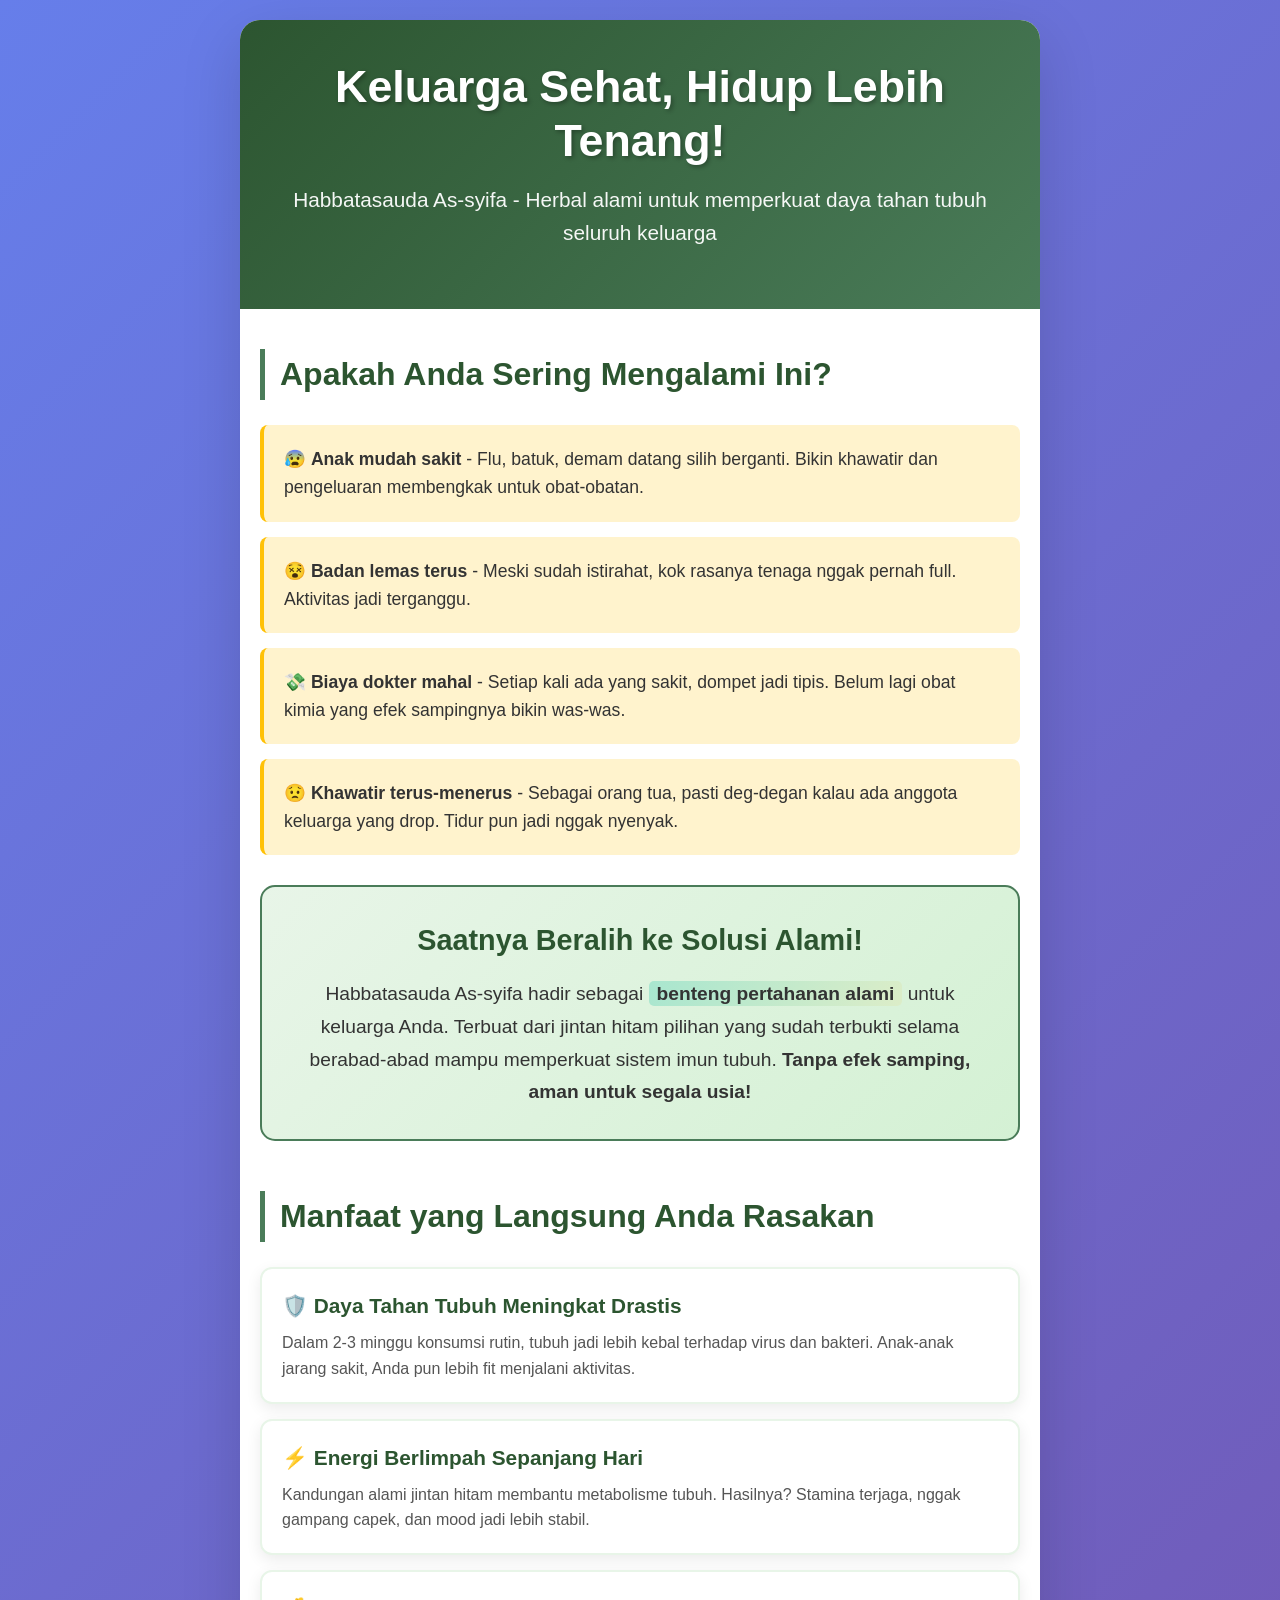
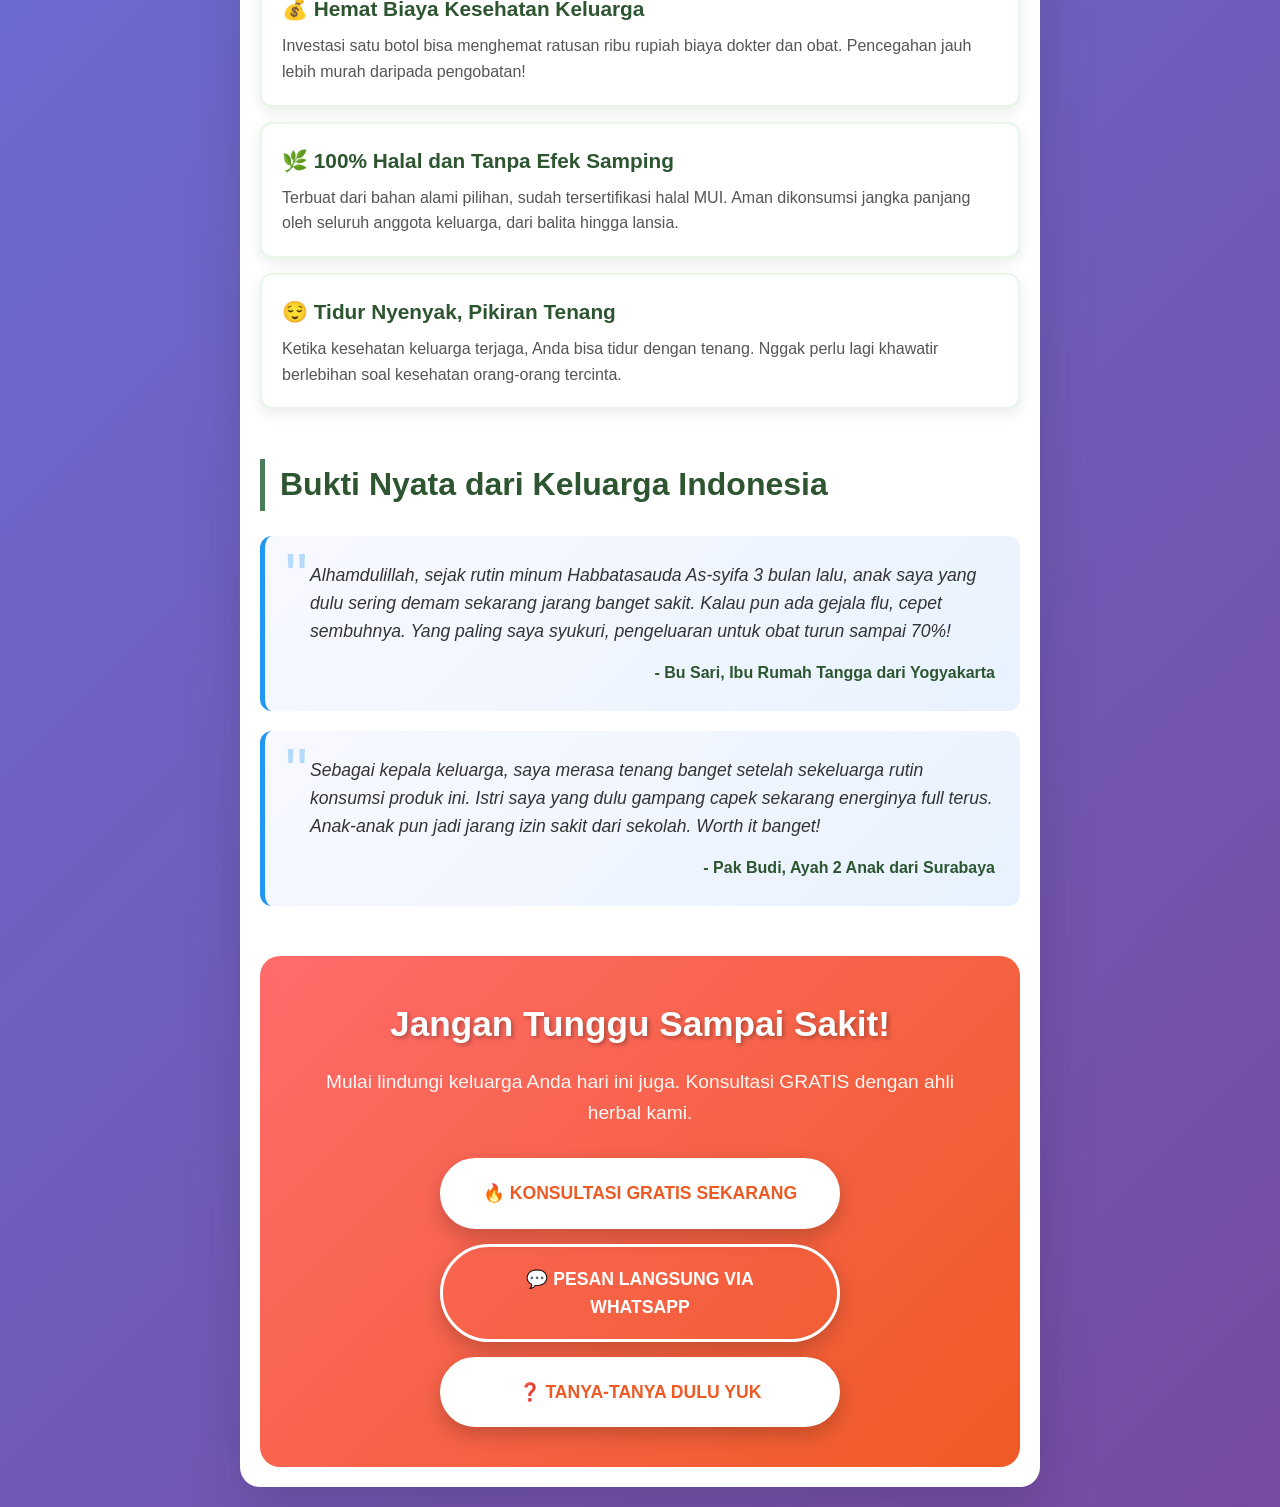
<file: index.html>
<!DOCTYPE html>
<html lang="id">
<head>
    <meta charset="UTF-8">
    <meta name="viewport" content="width=device-width, initial-scale=1.0">
    <title>Habbatasauda As-syifa - Perkuat Daya Tahan Tubuh Keluarga</title>
    <style>
        * {
            margin: 0;
            padding: 0;
            box-sizing: border-box;
        }

        body {
            font-family: 'Segoe UI', Tahoma, Geneva, Verdana, sans-serif;
            line-height: 1.6;
            color: #333;
            background: linear-gradient(135deg, #667eea 0%, #764ba2 100%);
            min-height: 100vh;
        }

        .container {
            max-width: 800px;
            margin: 0 auto;
            padding: 20px;
            background: white;
            margin-top: 20px;
            margin-bottom: 20px;
            border-radius: 20px;
            box-shadow: 0 20px 60px rgba(0,0,0,0.15);
        }

        .header {
            text-align: center;
            padding: 40px 20px;
            background: linear-gradient(135deg, #2c5530 0%, #4a7c59 100%);
            margin: -20px -20px 40px -20px;
            border-radius: 20px 20px 0 0;
            color: white;
        }

        .headline {
            font-size: 2.8rem;
            font-weight: 800;
            margin-bottom: 15px;
            text-shadow: 2px 2px 4px rgba(0,0,0,0.3);
            line-height: 1.2;
        }

        .sub-headline {
            font-size: 1.3rem;
            font-weight: 400;
            opacity: 0.95;
            margin-bottom: 20px;
        }

        .section {
            margin-bottom: 50px;
        }

        .section-title {
            font-size: 2rem;
            font-weight: 700;
            margin-bottom: 25px;
            color: #2c5530;
            border-left: 5px solid #4a7c59;
            padding-left: 15px;
        }

        .problem-item {
            background: #fff3cd;
            border-left: 4px solid #ffc107;
            padding: 20px;
            margin-bottom: 15px;
            border-radius: 8px;
            font-size: 1.1rem;
        }

        .solution-box {
            background: linear-gradient(135deg, #e8f5e8 0%, #d4f1d4 100%);
            border: 2px solid #4a7c59;
            padding: 30px;
            border-radius: 15px;
            margin-top: 30px;
            text-align: center;
        }

        .solution-title {
            font-size: 1.8rem;
            font-weight: 700;
            color: #2c5530;
            margin-bottom: 15px;
        }

        .solution-text {
            font-size: 1.2rem;
            color: #333;
            line-height: 1.7;
        }

        .benefit-item {
            background: white;
            border: 2px solid #e8f5e8;
            border-radius: 12px;
            padding: 20px;
            margin-bottom: 15px;
            transition: all 0.3s ease;
            box-shadow: 0 5px 15px rgba(0,0,0,0.08);
        }

        .benefit-item:hover {
            transform: translateY(-5px);
            box-shadow: 0 10px 25px rgba(0,0,0,0.15);
            border-color: #4a7c59;
        }

        .benefit-title {
            font-size: 1.3rem;
            font-weight: 700;
            color: #2c5530;
            margin-bottom: 8px;
        }

        .benefit-desc {
            color: #555;
            font-size: 1rem;
        }

        .testimonial {
            background: linear-gradient(135deg, #f8f9ff 0%, #e8f2ff 100%);
            border-left: 5px solid #2196F3;
            padding: 25px;
            border-radius: 12px;
            margin-bottom: 20px;
            position: relative;
        }

        .testimonial::before {
            content: '"';
            font-size: 4rem;
            color: #2196F3;
            position: absolute;
            top: -10px;
            left: 20px;
            opacity: 0.3;
        }

        .testimonial-text {
            font-size: 1.1rem;
            font-style: italic;
            margin-bottom: 15px;
            padding-left: 20px;
        }

        .testimonial-author {
            font-weight: 700;
            color: #2c5530;
            text-align: right;
        }

        .cta-section {
            background: linear-gradient(135deg, #ff6b6b 0%, #ee5a24 100%);
            color: white;
            padding: 40px;
            border-radius: 20px;
            text-align: center;
            margin-top: 40px;
        }

        .cta-title {
            font-size: 2.2rem;
            font-weight: 800;
            margin-bottom: 15px;
            text-shadow: 2px 2px 4px rgba(0,0,0,0.3);
        }

        .cta-subtitle {
            font-size: 1.2rem;
            margin-bottom: 30px;
            opacity: 0.95;
        }

        .cta-buttons {
            display: flex;
            flex-direction: column;
            gap: 15px;
            max-width: 400px;
            margin: 0 auto;
        }

        .cta-button {
            display: inline-block;
            background: white;
            color: #ee5a24;
            padding: 18px 35px;
            text-decoration: none;
            border-radius: 50px;
            font-weight: 700;
            font-size: 1.1rem;
            transition: all 0.3s ease;
            box-shadow: 0 8px 20px rgba(0,0,0,0.2);
            border: 3px solid white;
        }

        .cta-button:hover {
            transform: translateY(-3px) scale(1.05);
            box-shadow: 0 12px 30px rgba(0,0,0,0.3);
            background: #f8f9fa;
        }

        .cta-button.secondary {
            background: transparent;
            color: white;
            border: 3px solid white;
        }

        .cta-button.secondary:hover {
            background: white;
            color: #ee5a24;
        }

        @media (max-width: 768px) {
            .container {
                margin: 10px;
                padding: 15px;
            }

            .headline {
                font-size: 2.2rem;
            }

            .sub-headline {
                font-size: 1.1rem;
            }

            .section-title {
                font-size: 1.6rem;
            }

            .cta-title {
                font-size: 1.8rem;
            }
        }

        .pulse {
            animation: pulse 2s infinite;
        }

        @keyframes pulse {
            0% { transform: scale(1); }
            50% { transform: scale(1.05); }
            100% { transform: scale(1); }
        }

        .highlight {
            background: linear-gradient(120deg, #a8e6cf 0%, #dcedc8 100%);
            padding: 2px 8px;
            border-radius: 5px;
            font-weight: 700;
        }
    </style>
</head>
<body>
    <div class="container">
        <!-- Header Section -->
        <div class="header">
            <h1 class="headline">Keluarga Sehat, Hidup Lebih Tenang!</h1>
            <p class="sub-headline">Habbatasauda As-syifa - Herbal alami untuk memperkuat daya tahan tubuh seluruh keluarga</p>
        </div>

        <!-- Problem & Solution Section -->
        <div class="section">
            <h2 class="section-title">Apakah Anda Sering Mengalami Ini?</h2>
            
            <div class="problem-item">
                😰 <strong>Anak mudah sakit</strong> - Flu, batuk, demam datang silih berganti. Bikin khawatir dan pengeluaran membengkak untuk obat-obatan.
            </div>
            
            <div class="problem-item">
                😵 <strong>Badan lemas terus</strong> - Meski sudah istirahat, kok rasanya tenaga nggak pernah full. Aktivitas jadi terganggu.
            </div>
            
            <div class="problem-item">
                💸 <strong>Biaya dokter mahal</strong> - Setiap kali ada yang sakit, dompet jadi tipis. Belum lagi obat kimia yang efek sampingnya bikin was-was.
            </div>
            
            <div class="problem-item">
                😟 <strong>Khawatir terus-menerus</strong> - Sebagai orang tua, pasti deg-degan kalau ada anggota keluarga yang drop. Tidur pun jadi nggak nyenyak.
            </div>

            <div class="solution-box">
                <h3 class="solution-title">Saatnya Beralih ke Solusi Alami!</h3>
                <p class="solution-text">Habbatasauda As-syifa hadir sebagai <span class="highlight">benteng pertahanan alami</span> untuk keluarga Anda. Terbuat dari jintan hitam pilihan yang sudah terbukti selama berabad-abad mampu memperkuat sistem imun tubuh. <strong>Tanpa efek samping, aman untuk segala usia!</strong></p>
            </div>
        </div>

        <!-- Benefits Section -->
        <div class="section">
            <h2 class="section-title">Manfaat yang Langsung Anda Rasakan</h2>
            
            <div class="benefit-item">
                <div class="benefit-title">🛡️ Daya Tahan Tubuh Meningkat Drastis</div>
                <p class="benefit-desc">Dalam 2-3 minggu konsumsi rutin, tubuh jadi lebih kebal terhadap virus dan bakteri. Anak-anak jarang sakit, Anda pun lebih fit menjalani aktivitas.</p>
            </div>
            
            <div class="benefit-item">
                <div class="benefit-title">⚡ Energi Berlimpah Sepanjang Hari</div>
                <p class="benefit-desc">Kandungan alami jintan hitam membantu metabolisme tubuh. Hasilnya? Stamina terjaga, nggak gampang capek, dan mood jadi lebih stabil.</p>
            </div>
            
            <div class="benefit-item">
                <div class="benefit-title">💰 Hemat Biaya Kesehatan Keluarga</div>
                <p class="benefit-desc">Investasi satu botol bisa menghemat ratusan ribu rupiah biaya dokter dan obat. Pencegahan jauh lebih murah daripada pengobatan!</p>
            </div>
            
            <div class="benefit-item">
                <div class="benefit-title">🌿 100% Halal dan Tanpa Efek Samping</div>
                <p class="benefit-desc">Terbuat dari bahan alami pilihan, sudah tersertifikasi halal MUI. Aman dikonsumsi jangka panjang oleh seluruh anggota keluarga, dari balita hingga lansia.</p>
            </div>
            
            <div class="benefit-item">
                <div class="benefit-title">😌 Tidur Nyenyak, Pikiran Tenang</div>
                <p class="benefit-desc">Ketika kesehatan keluarga terjaga, Anda bisa tidur dengan tenang. Nggak perlu lagi khawatir berlebihan soal kesehatan orang-orang tercinta.</p>
            </div>
        </div>

        <!-- Testimonial Section -->
        <div class="section">
            <h2 class="section-title">Bukti Nyata dari Keluarga Indonesia</h2>
            
            <div class="testimonial">
                <p class="testimonial-text">Alhamdulillah, sejak rutin minum Habbatasauda As-syifa 3 bulan lalu, anak saya yang dulu sering demam sekarang jarang banget sakit. Kalau pun ada gejala flu, cepet sembuhnya. Yang paling saya syukuri, pengeluaran untuk obat turun sampai 70%!</p>
                <p class="testimonial-author">- Bu Sari, Ibu Rumah Tangga dari Yogyakarta</p>
            </div>
            
            <div class="testimonial">
                <p class="testimonial-text">Sebagai kepala keluarga, saya merasa tenang banget setelah sekeluarga rutin konsumsi produk ini. Istri saya yang dulu gampang capek sekarang energinya full terus. Anak-anak pun jadi jarang izin sakit dari sekolah. Worth it banget!</p>
                <p class="testimonial-author">- Pak Budi, Ayah 2 Anak dari Surabaya</p>
            </div>
        </div>

        <!-- CTA Section -->
        <div class="cta-section">
            <h2 class="cta-title pulse">Jangan Tunggu Sampai Sakit!</h2>
            <p class="cta-subtitle">Mulai lindungi keluarga Anda hari ini juga. Konsultasi GRATIS dengan ahli herbal kami.</p>
            
            <div class="cta-buttons">
                <a href="https://wa.me/6289736433435?text=Halo,%20saya%20tertarik%20dengan%20Habbatasauda%20As-syifa.%20Bisa%20konsultasi%20dulu?" class="cta-button pulse">
                    🔥 KONSULTASI GRATIS SEKARANG
                </a>
                
                <a href="https://wa.me/6289736433435?text=Saya%20mau%20pesan%20Habbatasauda%20As-syifa%20untuk%20keluarga" class="cta-button secondary">
                    💬 PESAN LANGSUNG VIA WHATSAPP
                </a>
                
                <a href="https://wa.me/6289736433435?text=Boleh%20tanya-tanya%20dulu%20tentang%20produk%20herbal%20ini?" class="cta-button">
                    ❓ TANYA-TANYA DULU YUK
                </a>
            </div>
        </div>
    </div>

    <script>
        // Simple animation for elements when they come into view
        const observerOptions = {
            threshold: 0.1,
            rootMargin: '0px 0px -50px 0px'
        };

        const observer = new IntersectionObserver((entries) => {
            entries.forEach(entry => {
                if (entry.isIntersecting) {
                    entry.target.style.opacity = '1';
                    entry.target.style.transform = 'translateY(0)';
                }
            });
        }, observerOptions);

        // Add fade-in effect to benefit items
        document.addEventListener('DOMContentLoaded', () => {
            const benefitItems = document.querySelectorAll('.benefit-item');
            benefitItems.forEach((item, index) => {
                item.style.opacity = '0';
                item.style.transform = 'translateY(30px)';
                item.style.transition = `opacity 0.6s ease ${index * 0.1}s, transform 0.6s ease ${index * 0.1}s`;
                observer.observe(item);
            });

            // Add hover effect to CTA buttons
            const ctaButtons = document.querySelectorAll('.cta-button');
            ctaButtons.forEach(button => {
                button.addEventListener('mouseenter', () => {
                    button.style.transform = 'translateY(-3px) scale(1.05)';
                });
                button.addEventListener('mouseleave', () => {
                    button.style.transform = 'translateY(0) scale(1)';
                });
            });
        });
    </script>
</body>
</html>
</file>
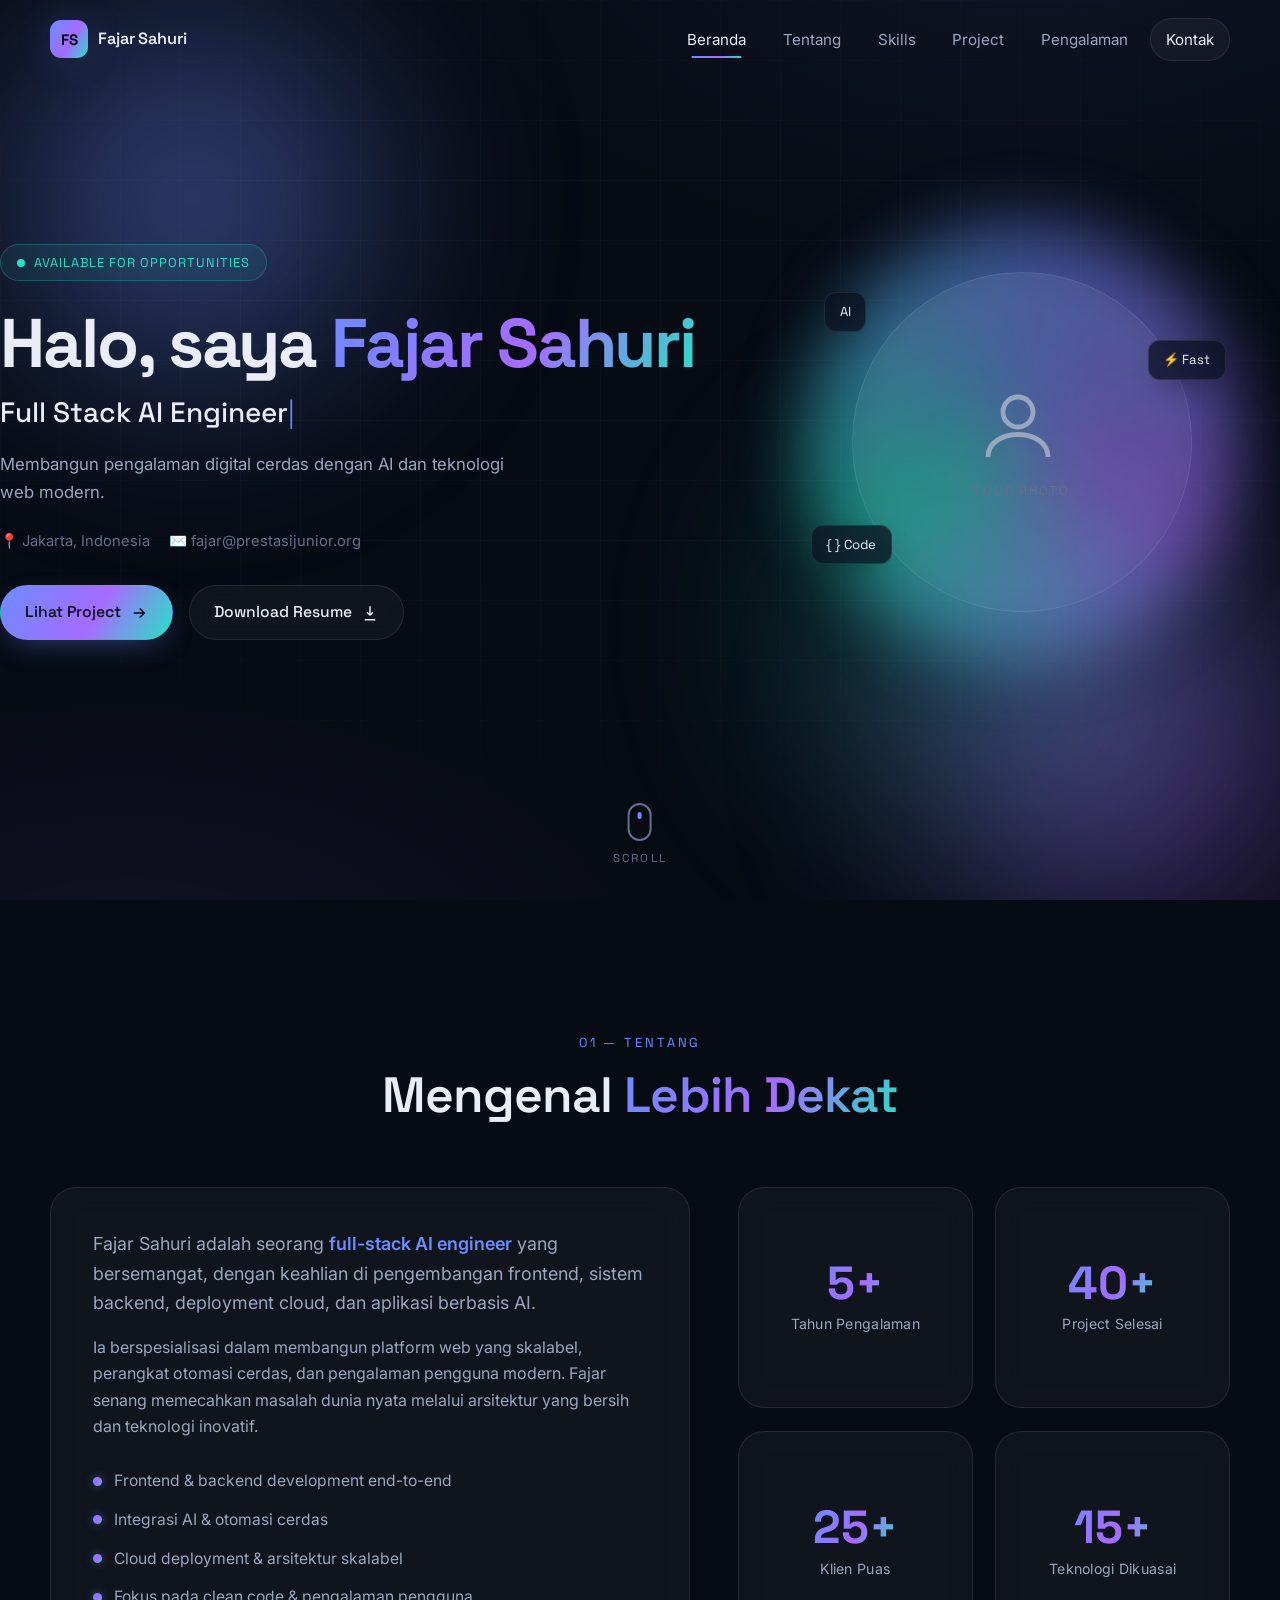
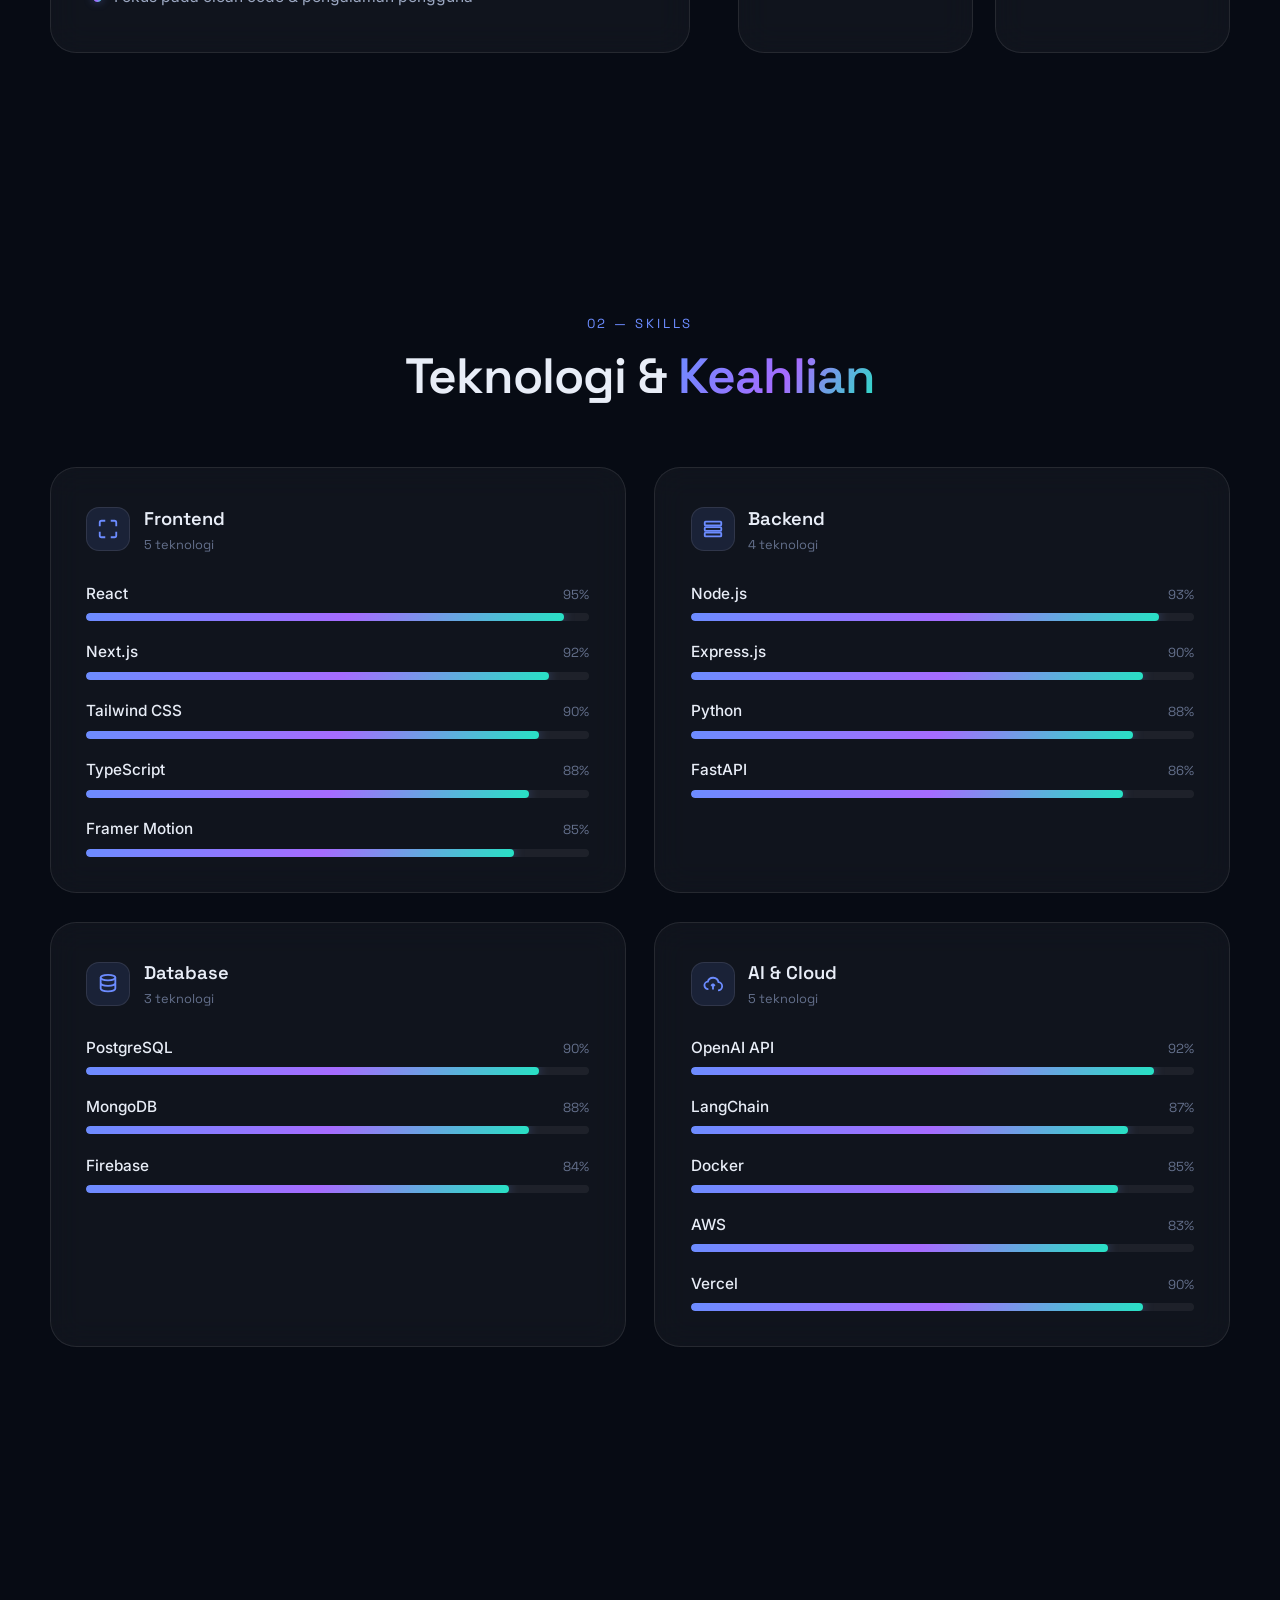
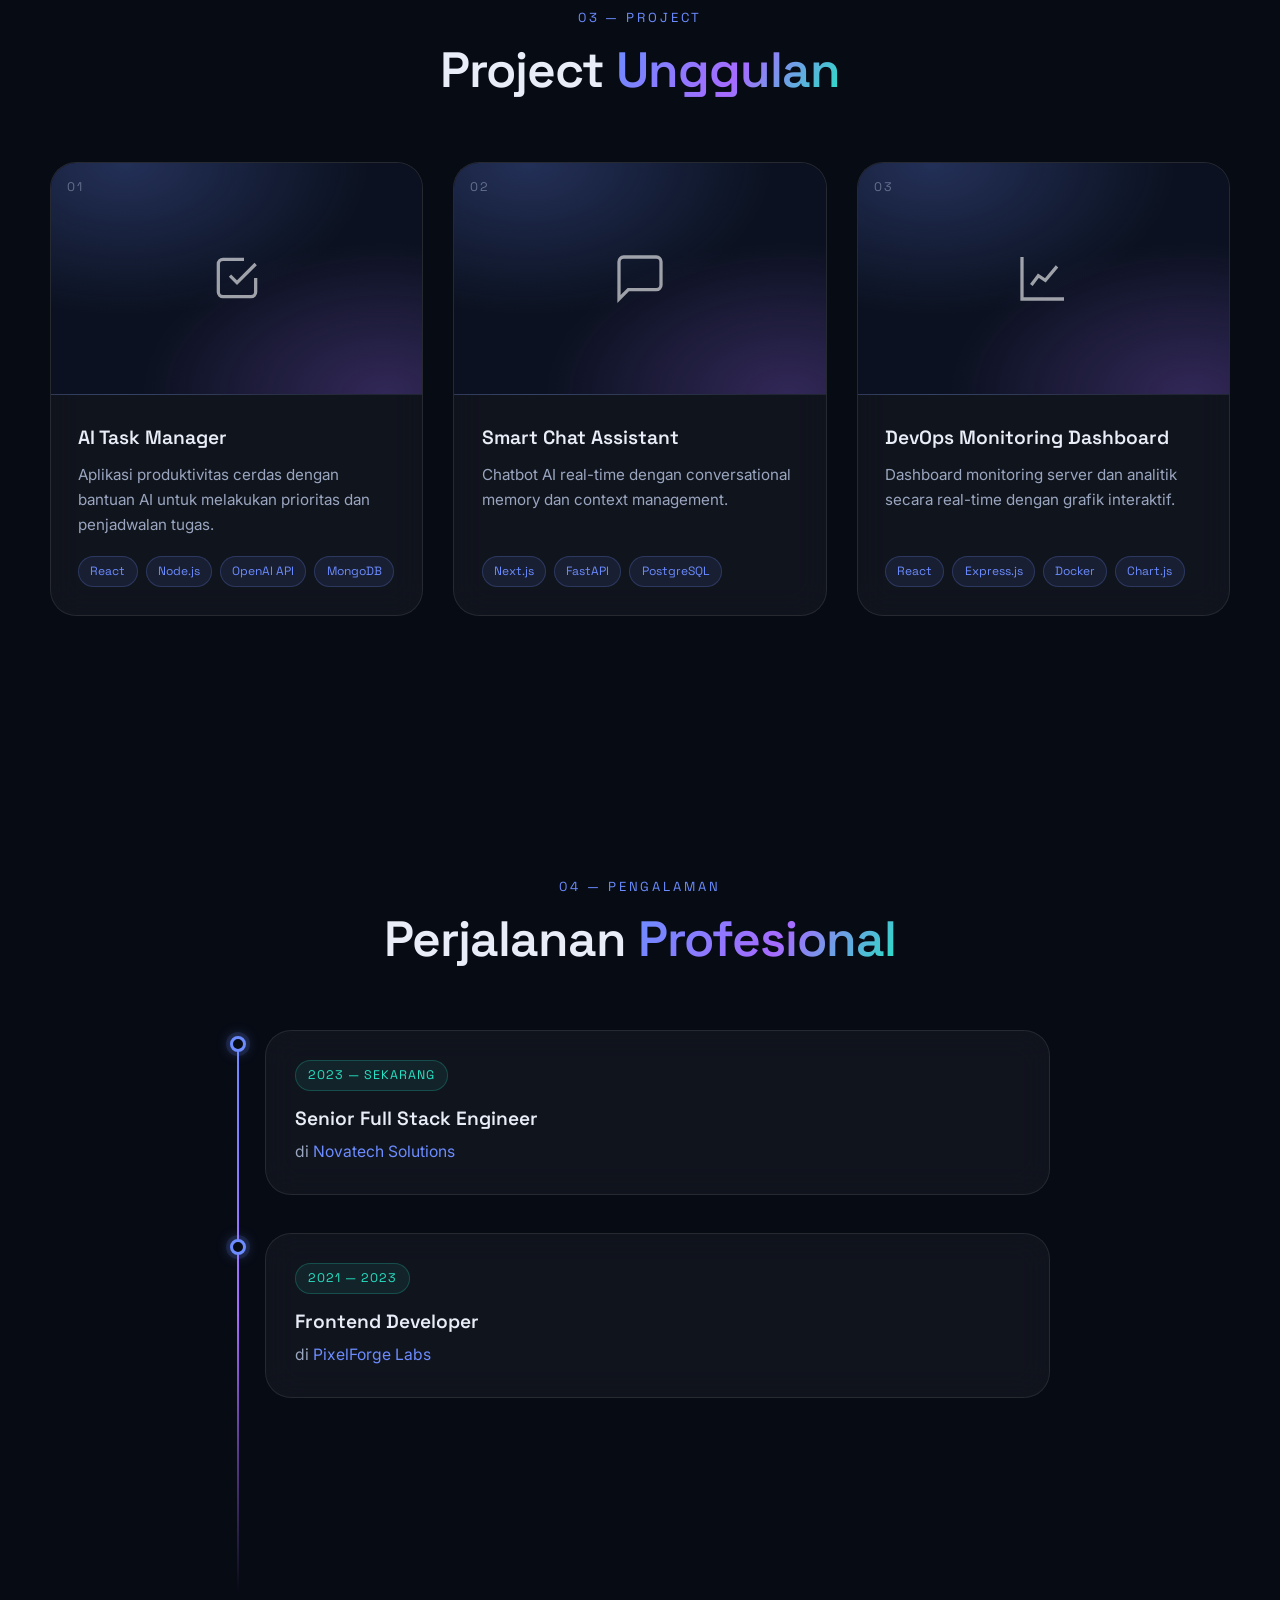
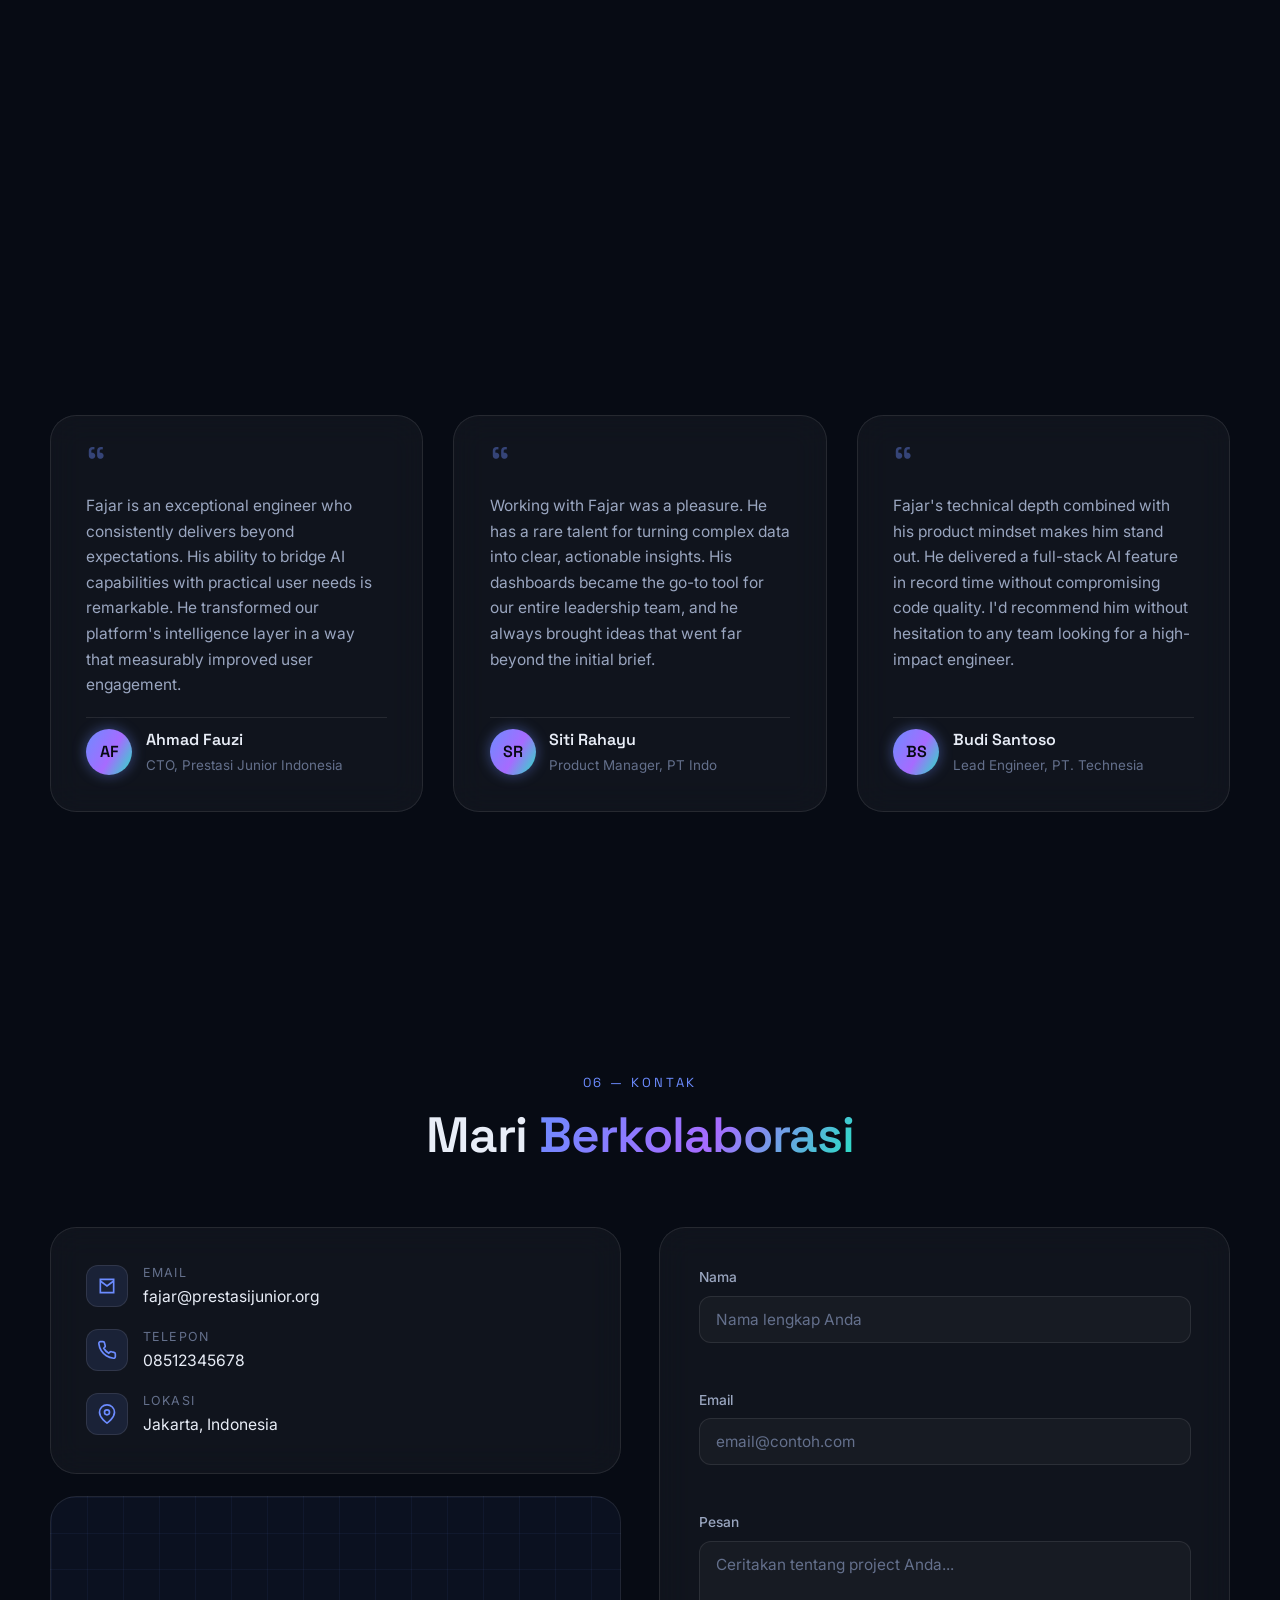
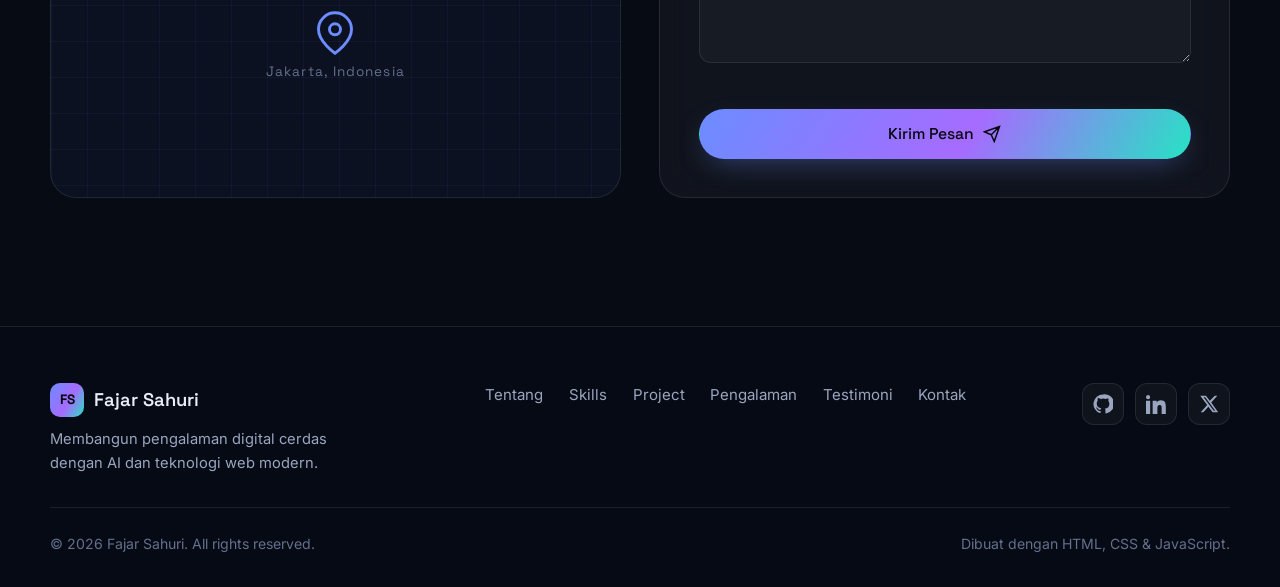
<file: aws/index.html>
<!DOCTYPE html>
<html lang="id">
<head>
  <meta charset="UTF-8" />
  <meta name="viewport" content="width=device-width, initial-scale=1.0" />
  <meta name="description" content="Portofolio Fajar Sahuri — Full Stack AI Engineer. Membangun pengalaman digital cerdas dengan AI dan teknologi web modern." />
  <title>Fajar Sahuri — Full Stack AI Engineer</title>

  <!-- Fonts -->
  <link rel="preconnect" href="https://fonts.googleapis.com" />
  <link rel="preconnect" href="https://fonts.gstatic.com" crossorigin />
  <link href="https://fonts.googleapis.com/css2?family=Space+Grotesk:wght@400;500;600;700&family=Inter:wght@300;400;500;600;700&display=swap" rel="stylesheet" />

  <!-- Styles -->
  <link rel="stylesheet" href="css/base.css" />
  <link rel="stylesheet" href="css/components/navbar.css" />
  <link rel="stylesheet" href="css/components/hero.css" />
  <link rel="stylesheet" href="css/components/about.css" />
  <link rel="stylesheet" href="css/components/skills.css" />
  <link rel="stylesheet" href="css/components/projects.css" />
  <link rel="stylesheet" href="css/components/experience.css" />
  <link rel="stylesheet" href="css/components/testimonials.css" />
  <link rel="stylesheet" href="css/components/contact.css" />
  <link rel="stylesheet" href="css/components/footer.css" />
</head>
<body>
  <!-- Animated gradient background -->
  <div class="bg-gradient" aria-hidden="true">
    <span class="blob blob--1"></span>
    <span class="blob blob--2"></span>
    <span class="blob blob--3"></span>
    <div class="grid-overlay"></div>
  </div>

  <!-- ===== Navbar ===== -->
  <header class="navbar" id="navbar">
    <nav class="nav container" aria-label="Navigasi utama">
      <a href="#hero" class="nav__brand">
        <span class="nav__brand-mark">FS</span>
        <span class="nav__brand-text">Fajar Sahuri</span>
      </a>

      <ul class="nav__menu" id="nav-menu">
        <li><a href="#hero" class="nav__link is-active">Beranda</a></li>
        <li><a href="#about" class="nav__link">Tentang</a></li>
        <li><a href="#skills" class="nav__link">Skills</a></li>
        <li><a href="#projects" class="nav__link">Project</a></li>
        <li><a href="#experience" class="nav__link">Pengalaman</a></li>
        <li><a href="#contact" class="nav__link nav__link--cta">Kontak</a></li>
      </ul>

      <button class="nav__toggle" id="nav-toggle" aria-label="Buka menu" aria-expanded="false">
        <span></span><span></span><span></span>
      </button>
    </nav>
  </header>

  <main>
    <!-- ===== Hero ===== -->
    <section class="hero section" id="hero">
      <div class="hero__inner container">
        <div class="hero__content">
          <span class="hero__badge reveal">
            <span class="hero__badge-dot"></span>
            Available for opportunities
          </span>

          <h1 class="hero__title reveal">
            Halo, saya <span class="hero__name">Fajar Sahuri</span>
          </h1>

          <p class="hero__role reveal">
            <span class="hero__typewriter" id="typewriter"></span><span class="hero__cursor">|</span>
          </p>

          <p class="hero__tagline reveal">
            Membangun pengalaman digital cerdas dengan AI dan teknologi web modern.
          </p>

          <div class="hero__meta reveal">
            <span class="hero__meta-item">📍 Jakarta, Indonesia</span>
            <span class="hero__meta-item">✉️ fajar@prestasijunior.org</span>
          </div>

          <div class="hero__actions reveal">
            <a href="#projects" class="btn btn--primary">
              Lihat Project
              <svg viewBox="0 0 24 24" width="18" height="18" fill="none" stroke="currentColor" stroke-width="2"><path d="M5 12h14M13 6l6 6-6 6"/></svg>
            </a>
            <a href="assets/resume.pdf" class="btn btn--ghost" download>
              Download Resume
              <svg viewBox="0 0 24 24" width="18" height="18" fill="none" stroke="currentColor" stroke-width="2"><path d="M12 3v12m0 0l-4-4m4 4l4-4M5 21h14"/></svg>
            </a>
          </div>
        </div>

        <div class="hero__visual reveal">
          <div class="hero__photo-wrap">
            <div class="hero__photo-glow"></div>
            <div class="hero__photo" role="img" aria-label="Foto profil Fajar Sahuri">
              <svg viewBox="0 0 24 24" width="90" height="90" fill="none" stroke="currentColor" stroke-width="1.3">
                <circle cx="12" cy="8" r="4"/>
                <path d="M4 20c0-4 4-6 8-6s8 2 8 6"/>
              </svg>
              <span class="hero__photo-label">Your Photo</span>
            </div>
            <span class="hero__chip hero__chip--1">AI</span>
            <span class="hero__chip hero__chip--2">{ } Code</span>
            <span class="hero__chip hero__chip--3">⚡ Fast</span>
          </div>
        </div>
      </div>

      <a href="#about" class="hero__scroll" aria-label="Gulir ke bawah">
        <span class="hero__scroll-mouse"></span>
        <span class="hero__scroll-text">Scroll</span>
      </a>
    </section>

    <!-- ===== About ===== -->
    <section class="about section" id="about">
      <div class="container">
        <header class="section__head reveal">
          <span class="section__eyebrow">01 — Tentang</span>
          <h2 class="section__title">Mengenal <span class="text-accent">Lebih Dekat</span></h2>
        </header>

        <div class="about__grid">
          <div class="about__bio reveal">
            <div class="glass about__card">
              <p class="about__lead">
                Fajar Sahuri adalah seorang <strong>full-stack AI engineer</strong> yang
                bersemangat, dengan keahlian di pengembangan frontend, sistem backend,
                deployment cloud, dan aplikasi berbasis AI.
              </p>
              <p>
                Ia berspesialisasi dalam membangun platform web yang skalabel, perangkat
                otomasi cerdas, dan pengalaman pengguna modern. Fajar senang memecahkan
                masalah dunia nyata melalui arsitektur yang bersih dan teknologi inovatif.
              </p>

              <ul class="about__highlights">
                <li><span class="about__dot"></span> Frontend & backend development end-to-end</li>
                <li><span class="about__dot"></span> Integrasi AI & otomasi cerdas</li>
                <li><span class="about__dot"></span> Cloud deployment & arsitektur skalabel</li>
                <li><span class="about__dot"></span> Fokus pada clean code & pengalaman pengguna</li>
              </ul>
            </div>
          </div>

          <div class="about__stats">
            <div class="glass stat-card reveal">
              <span class="stat-card__num" data-count="5" data-suffix="+">0</span>
              <span class="stat-card__label">Tahun Pengalaman</span>
            </div>
            <div class="glass stat-card reveal">
              <span class="stat-card__num" data-count="40" data-suffix="+">0</span>
              <span class="stat-card__label">Project Selesai</span>
            </div>
            <div class="glass stat-card reveal">
              <span class="stat-card__num" data-count="25" data-suffix="+">0</span>
              <span class="stat-card__label">Klien Puas</span>
            </div>
            <div class="glass stat-card reveal">
              <span class="stat-card__num" data-count="15" data-suffix="+">0</span>
              <span class="stat-card__label">Teknologi Dikuasai</span>
            </div>
          </div>
        </div>
      </div>
    </section>

    <!-- ===== Skills ===== -->
    <section class="skills section" id="skills">
      <div class="container">
        <header class="section__head reveal">
          <span class="section__eyebrow">02 — Skills</span>
          <h2 class="section__title">Teknologi &amp; <span class="text-accent">Keahlian</span></h2>
        </header>

        <div class="skills__grid">
          <!-- Frontend -->
          <article class="glass skill-group reveal">
            <div class="skill-group__head">
              <span class="skill-group__icon" aria-hidden="true">
                <svg viewBox="0 0 24 24" width="22" height="22" fill="none" stroke="currentColor" stroke-width="2"><path d="M9 3H5a2 2 0 0 0-2 2v4m0 6v4a2 2 0 0 0 2 2h4m6 0h4a2 2 0 0 0 2-2v-4m0-6V5a2 2 0 0 0-2-2h-4"/></svg>
              </span>
              <h3 class="skill-group__title">Frontend<span class="skill-group__count">5 teknologi</span></h3>
            </div>

            <div class="skill">
              <div class="skill__meta"><span class="skill__name">React</span><span class="skill__pct">95%</span></div>
              <div class="skill__track"><span class="skill__fill" data-level="95"></span></div>
            </div>
            <div class="skill">
              <div class="skill__meta"><span class="skill__name">Next.js</span><span class="skill__pct">92%</span></div>
              <div class="skill__track"><span class="skill__fill" data-level="92"></span></div>
            </div>
            <div class="skill">
              <div class="skill__meta"><span class="skill__name">Tailwind CSS</span><span class="skill__pct">90%</span></div>
              <div class="skill__track"><span class="skill__fill" data-level="90"></span></div>
            </div>
            <div class="skill">
              <div class="skill__meta"><span class="skill__name">TypeScript</span><span class="skill__pct">88%</span></div>
              <div class="skill__track"><span class="skill__fill" data-level="88"></span></div>
            </div>
            <div class="skill">
              <div class="skill__meta"><span class="skill__name">Framer Motion</span><span class="skill__pct">85%</span></div>
              <div class="skill__track"><span class="skill__fill" data-level="85"></span></div>
            </div>
          </article>

          <!-- Backend -->
          <article class="glass skill-group reveal">
            <div class="skill-group__head">
              <span class="skill-group__icon" aria-hidden="true">
                <svg viewBox="0 0 24 24" width="22" height="22" fill="none" stroke="currentColor" stroke-width="2"><rect x="3" y="4" width="18" height="4" rx="1"/><rect x="3" y="10" width="18" height="4" rx="1"/><rect x="3" y="16" width="18" height="4" rx="1"/><path d="M7 6h.01M7 12h.01M7 18h.01"/></svg>
              </span>
              <h3 class="skill-group__title">Backend<span class="skill-group__count">4 teknologi</span></h3>
            </div>

            <div class="skill">
              <div class="skill__meta"><span class="skill__name">Node.js</span><span class="skill__pct">93%</span></div>
              <div class="skill__track"><span class="skill__fill" data-level="93"></span></div>
            </div>
            <div class="skill">
              <div class="skill__meta"><span class="skill__name">Express.js</span><span class="skill__pct">90%</span></div>
              <div class="skill__track"><span class="skill__fill" data-level="90"></span></div>
            </div>
            <div class="skill">
              <div class="skill__meta"><span class="skill__name">Python</span><span class="skill__pct">88%</span></div>
              <div class="skill__track"><span class="skill__fill" data-level="88"></span></div>
            </div>
            <div class="skill">
              <div class="skill__meta"><span class="skill__name">FastAPI</span><span class="skill__pct">86%</span></div>
              <div class="skill__track"><span class="skill__fill" data-level="86"></span></div>
            </div>
          </article>

          <!-- Database -->
          <article class="glass skill-group reveal">
            <div class="skill-group__head">
              <span class="skill-group__icon" aria-hidden="true">
                <svg viewBox="0 0 24 24" width="22" height="22" fill="none" stroke="currentColor" stroke-width="2"><ellipse cx="12" cy="5" rx="8" ry="3"/><path d="M4 5v6c0 1.66 3.58 3 8 3s8-1.34 8-3V5M4 11v6c0 1.66 3.58 3 8 3s8-1.34 8-3v-6"/></svg>
              </span>
              <h3 class="skill-group__title">Database<span class="skill-group__count">3 teknologi</span></h3>
            </div>

            <div class="skill">
              <div class="skill__meta"><span class="skill__name">PostgreSQL</span><span class="skill__pct">90%</span></div>
              <div class="skill__track"><span class="skill__fill" data-level="90"></span></div>
            </div>
            <div class="skill">
              <div class="skill__meta"><span class="skill__name">MongoDB</span><span class="skill__pct">88%</span></div>
              <div class="skill__track"><span class="skill__fill" data-level="88"></span></div>
            </div>
            <div class="skill">
              <div class="skill__meta"><span class="skill__name">Firebase</span><span class="skill__pct">84%</span></div>
              <div class="skill__track"><span class="skill__fill" data-level="84"></span></div>
            </div>
          </article>

          <!-- AI & Cloud -->
          <article class="glass skill-group reveal">
            <div class="skill-group__head">
              <span class="skill-group__icon" aria-hidden="true">
                <svg viewBox="0 0 24 24" width="22" height="22" fill="none" stroke="currentColor" stroke-width="2"><path d="M17.5 19a4.5 4.5 0 0 0 .5-8.97A6 6 0 0 0 6.34 9.5 4 4 0 0 0 7 17.5"/><path d="M12 12v6m0-6l-2 2m2-2l2 2"/></svg>
              </span>
              <h3 class="skill-group__title">AI &amp; Cloud<span class="skill-group__count">5 teknologi</span></h3>
            </div>

            <div class="skill">
              <div class="skill__meta"><span class="skill__name">OpenAI API</span><span class="skill__pct">92%</span></div>
              <div class="skill__track"><span class="skill__fill" data-level="92"></span></div>
            </div>
            <div class="skill">
              <div class="skill__meta"><span class="skill__name">LangChain</span><span class="skill__pct">87%</span></div>
              <div class="skill__track"><span class="skill__fill" data-level="87"></span></div>
            </div>
            <div class="skill">
              <div class="skill__meta"><span class="skill__name">Docker</span><span class="skill__pct">85%</span></div>
              <div class="skill__track"><span class="skill__fill" data-level="85"></span></div>
            </div>
            <div class="skill">
              <div class="skill__meta"><span class="skill__name">AWS</span><span class="skill__pct">83%</span></div>
              <div class="skill__track"><span class="skill__fill" data-level="83"></span></div>
            </div>
            <div class="skill">
              <div class="skill__meta"><span class="skill__name">Vercel</span><span class="skill__pct">90%</span></div>
              <div class="skill__track"><span class="skill__fill" data-level="90"></span></div>
            </div>
          </article>
        </div>
      </div>
    </section>

    <!-- ===== Projects ===== -->
    <section class="projects section" id="projects">
      <div class="container">
        <header class="section__head reveal">
          <span class="section__eyebrow">03 — Project</span>
          <h2 class="section__title">Project <span class="text-accent">Unggulan</span></h2>
        </header>

        <div class="projects__grid">
          <!-- Project 1 -->
          <article class="glass project-card reveal">
            <div class="project-card__media">
              <span class="project-card__index">01</span>
              <svg viewBox="0 0 24 24" width="56" height="56" fill="none" stroke="currentColor" stroke-width="1.4"><path d="M9 11l3 3 8-8"/><path d="M20 12v6a2 2 0 0 1-2 2H6a2 2 0 0 1-2-2V6a2 2 0 0 1 2-2h9"/></svg>
              <div class="project-card__overlay">
                <a href="https://github.com/fajarsahuridev" target="_blank" rel="noopener" class="project-card__action">
                  <svg viewBox="0 0 24 24" width="15" height="15" fill="currentColor"><path d="M12 .5A11.5 11.5 0 0 0 8.4 22.9c.6.1.8-.3.8-.6v-2c-3.3.7-4-1.6-4-1.6-.5-1.4-1.3-1.7-1.3-1.7-1.1-.7 0-.7 0-.7 1.2 0 1.8 1.2 1.8 1.2 1 1.8 2.8 1.3 3.5 1 .1-.8.4-1.3.7-1.6-2.6-.3-5.4-1.3-5.4-5.9 0-1.3.5-2.3 1.2-3.2 0-.3-.5-1.5.2-3.1 0 0 1-.3 3.3 1.2a11.4 11.4 0 0 1 6 0C17.3 5 18.3 5.3 18.3 5.3c.7 1.6.2 2.8.1 3.1.8.9 1.2 1.9 1.2 3.2 0 4.6-2.8 5.6-5.5 5.9.5.3.8 1 .8 2.1v3.1c0 .3.2.7.8.6A11.5 11.5 0 0 0 12 .5Z"/></svg>
                  Code
                </a>
                <a href="#" class="project-card__action project-card__action--primary">
                  Live Demo
                  <svg viewBox="0 0 24 24" width="15" height="15" fill="none" stroke="currentColor" stroke-width="2"><path d="M7 17L17 7M7 7h10v10"/></svg>
                </a>
              </div>
            </div>
            <div class="project-card__body">
              <h3 class="project-card__title">AI Task Manager</h3>
              <p class="project-card__desc">Aplikasi produktivitas cerdas dengan bantuan AI untuk melakukan prioritas dan penjadwalan tugas.</p>
              <div class="project-card__tags">
                <span class="tag">React</span>
                <span class="tag">Node.js</span>
                <span class="tag">OpenAI API</span>
                <span class="tag">MongoDB</span>
              </div>
            </div>
          </article>

          <!-- Project 2 -->
          <article class="glass project-card reveal">
            <div class="project-card__media">
              <span class="project-card__index">02</span>
              <svg viewBox="0 0 24 24" width="56" height="56" fill="none" stroke="currentColor" stroke-width="1.4"><path d="M21 15a2 2 0 0 1-2 2H7l-4 4V5a2 2 0 0 1 2-2h14a2 2 0 0 1 2 2z"/><path d="M8 10h.01M12 10h.01M16 10h.01"/></svg>
              <div class="project-card__overlay">
                <a href="https://github.com/fajarsahuridev" target="_blank" rel="noopener" class="project-card__action">
                  <svg viewBox="0 0 24 24" width="15" height="15" fill="currentColor"><path d="M12 .5A11.5 11.5 0 0 0 8.4 22.9c.6.1.8-.3.8-.6v-2c-3.3.7-4-1.6-4-1.6-.5-1.4-1.3-1.7-1.3-1.7-1.1-.7 0-.7 0-.7 1.2 0 1.8 1.2 1.8 1.2 1 1.8 2.8 1.3 3.5 1 .1-.8.4-1.3.7-1.6-2.6-.3-5.4-1.3-5.4-5.9 0-1.3.5-2.3 1.2-3.2 0-.3-.5-1.5.2-3.1 0 0 1-.3 3.3 1.2a11.4 11.4 0 0 1 6 0C17.3 5 18.3 5.3 18.3 5.3c.7 1.6.2 2.8.1 3.1.8.9 1.2 1.9 1.2 3.2 0 4.6-2.8 5.6-5.5 5.9.5.3.8 1 .8 2.1v3.1c0 .3.2.7.8.6A11.5 11.5 0 0 0 12 .5Z"/></svg>
                  Code
                </a>
                <a href="#" class="project-card__action project-card__action--primary">
                  Live Demo
                  <svg viewBox="0 0 24 24" width="15" height="15" fill="none" stroke="currentColor" stroke-width="2"><path d="M7 17L17 7M7 7h10v10"/></svg>
                </a>
              </div>
            </div>
            <div class="project-card__body">
              <h3 class="project-card__title">Smart Chat Assistant</h3>
              <p class="project-card__desc">Chatbot AI real-time dengan conversational memory dan context management.</p>
              <div class="project-card__tags">
                <span class="tag">Next.js</span>
                <span class="tag">FastAPI</span>
                <span class="tag">PostgreSQL</span>
              </div>
            </div>
          </article>

          <!-- Project 3 -->
          <article class="glass project-card reveal">
            <div class="project-card__media">
              <span class="project-card__index">03</span>
              <svg viewBox="0 0 24 24" width="56" height="56" fill="none" stroke="currentColor" stroke-width="1.4"><path d="M3 3v18h18"/><path d="M7 15l3-4 3 2 5-6"/></svg>
              <div class="project-card__overlay">
                <a href="https://github.com/fajarsahuridev" target="_blank" rel="noopener" class="project-card__action">
                  <svg viewBox="0 0 24 24" width="15" height="15" fill="currentColor"><path d="M12 .5A11.5 11.5 0 0 0 8.4 22.9c.6.1.8-.3.8-.6v-2c-3.3.7-4-1.6-4-1.6-.5-1.4-1.3-1.7-1.3-1.7-1.1-.7 0-.7 0-.7 1.2 0 1.8 1.2 1.8 1.2 1 1.8 2.8 1.3 3.5 1 .1-.8.4-1.3.7-1.6-2.6-.3-5.4-1.3-5.4-5.9 0-1.3.5-2.3 1.2-3.2 0-.3-.5-1.5.2-3.1 0 0 1-.3 3.3 1.2a11.4 11.4 0 0 1 6 0C17.3 5 18.3 5.3 18.3 5.3c.7 1.6.2 2.8.1 3.1.8.9 1.2 1.9 1.2 3.2 0 4.6-2.8 5.6-5.5 5.9.5.3.8 1 .8 2.1v3.1c0 .3.2.7.8.6A11.5 11.5 0 0 0 12 .5Z"/></svg>
                  Code
                </a>
                <a href="#" class="project-card__action project-card__action--primary">
                  Live Demo
                  <svg viewBox="0 0 24 24" width="15" height="15" fill="none" stroke="currentColor" stroke-width="2"><path d="M7 17L17 7M7 7h10v10"/></svg>
                </a>
              </div>
            </div>
            <div class="project-card__body">
              <h3 class="project-card__title">DevOps Monitoring Dashboard</h3>
              <p class="project-card__desc">Dashboard monitoring server dan analitik secara real-time dengan grafik interaktif.</p>
              <div class="project-card__tags">
                <span class="tag">React</span>
                <span class="tag">Express.js</span>
                <span class="tag">Docker</span>
                <span class="tag">Chart.js</span>
              </div>
            </div>
          </article>
        </div>
      </div>
    </section>

    <!-- ===== Work Experience ===== -->
    <section class="experience section" id="experience">
      <div class="container">
        <header class="section__head reveal">
          <span class="section__eyebrow">04 — Pengalaman</span>
          <h2 class="section__title">Perjalanan <span class="text-accent">Profesional</span></h2>
        </header>

        <div class="timeline">
          <div class="timeline__item reveal">
            <div class="glass timeline__card">
              <span class="timeline__period">2023 — Sekarang</span>
              <h3 class="timeline__role">Senior Full Stack Engineer</h3>
              <p class="timeline__company">di <span>Novatech Solutions</span></p>
            </div>
          </div>
          <div class="timeline__item reveal">
            <div class="glass timeline__card">
              <span class="timeline__period">2021 — 2023</span>
              <h3 class="timeline__role">Frontend Developer</h3>
              <p class="timeline__company">di <span>PixelForge Labs</span></p>
            </div>
          </div>
          <div class="timeline__item reveal">
            <div class="glass timeline__card">
              <span class="timeline__period">2019 — 2021</span>
              <h3 class="timeline__role">Junior Software Engineer</h3>
              <p class="timeline__company">di <span>CloudNest AI</span></p>
            </div>
          </div>
        </div>
      </div>
    </section>

    <!-- ===== Testimonials ===== -->
    <section class="testimonials section" id="testimonials">
      <div class="container">
        <header class="section__head reveal">
          <span class="section__eyebrow">05 — Testimoni</span>
          <h2 class="section__title">Apa Kata <span class="text-accent">Mereka</span></h2>
        </header>

        <div class="testimonials__grid">
          <article class="glass testimonial reveal">
            <span class="testimonial__quote" aria-hidden="true">&ldquo;</span>
            <p class="testimonial__text">Fajar is an exceptional engineer who consistently delivers beyond expectations. His ability to bridge AI capabilities with practical user needs is remarkable. He transformed our platform's intelligence layer in a way that measurably improved user engagement.</p>
            <div class="testimonial__person">
              <span class="testimonial__avatar" aria-hidden="true">AF</span>
              <div>
                <p class="testimonial__name">Ahmad Fauzi</p>
                <p class="testimonial__role">CTO, Prestasi Junior Indonesia</p>
              </div>
            </div>
          </article>

          <article class="glass testimonial reveal">
            <span class="testimonial__quote" aria-hidden="true">&ldquo;</span>
            <p class="testimonial__text">Working with Fajar was a pleasure. He has a rare talent for turning complex data into clear, actionable insights. His dashboards became the go-to tool for our entire leadership team, and he always brought ideas that went far beyond the initial brief.</p>
            <div class="testimonial__person">
              <span class="testimonial__avatar" aria-hidden="true">SR</span>
              <div>
                <p class="testimonial__name">Siti Rahayu</p>
                <p class="testimonial__role">Product Manager, PT Indo</p>
              </div>
            </div>
          </article>

          <article class="glass testimonial reveal">
            <span class="testimonial__quote" aria-hidden="true">&ldquo;</span>
            <p class="testimonial__text">Fajar's technical depth combined with his product mindset makes him stand out. He delivered a full-stack AI feature in record time without compromising code quality. I'd recommend him without hesitation to any team looking for a high-impact engineer.</p>
            <div class="testimonial__person">
              <span class="testimonial__avatar" aria-hidden="true">BS</span>
              <div>
                <p class="testimonial__name">Budi Santoso</p>
                <p class="testimonial__role">Lead Engineer, PT. Technesia</p>
              </div>
            </div>
          </article>
        </div>
      </div>
    </section>

    <!-- ===== Contact ===== -->
    <section class="contact section" id="contact">
      <div class="container">
        <header class="section__head reveal">
          <span class="section__eyebrow">06 — Kontak</span>
          <h2 class="section__title">Mari <span class="text-accent">Berkolaborasi</span></h2>
        </header>

        <div class="contact__grid">
          <!-- Info + map -->
          <div class="contact__info reveal">
            <div class="glass contact__details">
              <div class="contact__detail">
                <span class="contact__detail-icon" aria-hidden="true">
                  <svg viewBox="0 0 24 24" width="20" height="20" fill="none" stroke="currentColor" stroke-width="2"><path d="M4 4h16v16H4z"/><path d="M4 6l8 6 8-6"/></svg>
                </span>
                <div>
                  <p class="contact__detail-label">Email</p>
                  <p class="contact__detail-value">fajar@prestasijunior.org</p>
                </div>
              </div>
              <div class="contact__detail">
                <span class="contact__detail-icon" aria-hidden="true">
                  <svg viewBox="0 0 24 24" width="20" height="20" fill="none" stroke="currentColor" stroke-width="2"><path d="M22 16.9v3a2 2 0 0 1-2.2 2 19.8 19.8 0 0 1-8.6-3 19.5 19.5 0 0 1-6-6 19.8 19.8 0 0 1-3-8.6A2 2 0 0 1 4.1 2h3a2 2 0 0 1 2 1.7c.1 1 .4 1.9.7 2.8a2 2 0 0 1-.5 2.1L8.1 9.9a16 16 0 0 0 6 6l1.3-1.3a2 2 0 0 1 2.1-.4c.9.3 1.8.6 2.8.7a2 2 0 0 1 1.7 2z"/></svg>
                </span>
                <div>
                  <p class="contact__detail-label">Telepon</p>
                  <p class="contact__detail-value">08512345678</p>
                </div>
              </div>
              <div class="contact__detail">
                <span class="contact__detail-icon" aria-hidden="true">
                  <svg viewBox="0 0 24 24" width="20" height="20" fill="none" stroke="currentColor" stroke-width="2"><path d="M21 10c0 7-9 13-9 13s-9-6-9-13a9 9 0 0 1 18 0z"/><circle cx="12" cy="10" r="3"/></svg>
                </span>
                <div>
                  <p class="contact__detail-label">Lokasi</p>
                  <p class="contact__detail-value">Jakarta, Indonesia</p>
                </div>
              </div>
            </div>

            <div class="contact__map" role="img" aria-label="Peta lokasi Jakarta, Indonesia (placeholder)">
              <svg class="contact__map-pin" viewBox="0 0 24 24" fill="none" stroke="currentColor" stroke-width="1.6"><path d="M21 10c0 7-9 13-9 13s-9-6-9-13a9 9 0 0 1 18 0z"/><circle cx="12" cy="10" r="3"/></svg>
              <span class="contact__map-label">Jakarta, Indonesia</span>
            </div>
          </div>

          <!-- Form -->
          <form class="glass contact__form reveal" id="contact-form" novalidate>
            <div class="field" id="field-name">
              <label for="name">Nama</label>
              <input type="text" id="name" name="name" placeholder="Nama lengkap Anda" required />
              <span class="field__error" data-error-for="name">Mohon isi nama Anda.</span>
            </div>
            <div class="field" id="field-email">
              <label for="email">Email</label>
              <input type="email" id="email" name="email" placeholder="email@contoh.com" required />
              <span class="field__error" data-error-for="email">Masukkan alamat email yang valid.</span>
            </div>
            <div class="field" id="field-message">
              <label for="message">Pesan</label>
              <textarea id="message" name="message" rows="5" placeholder="Ceritakan tentang project Anda..." required></textarea>
              <span class="field__error" data-error-for="message">Pesan minimal 10 karakter.</span>
            </div>

            <div class="form-status" id="form-status" role="status" aria-live="polite"></div>

            <button type="submit" class="btn btn--primary contact__submit">
              Kirim Pesan
              <svg viewBox="0 0 24 24" width="18" height="18" fill="none" stroke="currentColor" stroke-width="2"><path d="M22 2L11 13M22 2l-7 20-4-9-9-4 20-7z"/></svg>
            </button>
          </form>
        </div>
      </div>
    </section>
  </main>

  <!-- ===== Footer ===== -->
  <footer class="footer" id="footer">
    <div class="container">
      <div class="footer__top">
        <div class="footer__brand">
          <span class="footer__brand-name">
            <span class="footer__brand-mark">FS</span>
            Fajar Sahuri
          </span>
          <p class="footer__tagline">Membangun pengalaman digital cerdas dengan AI dan teknologi web modern.</p>
        </div>

        <nav class="footer__nav" aria-label="Navigasi footer">
          <a href="#about">Tentang</a>
          <a href="#skills">Skills</a>
          <a href="#projects">Project</a>
          <a href="#experience">Pengalaman</a>
          <a href="#testimonials">Testimoni</a>
          <a href="#contact">Kontak</a>
        </nav>

        <div class="footer__social">
          <a href="https://github.com/fajarsahuridev" target="_blank" rel="noopener" aria-label="GitHub">
            <svg viewBox="0 0 24 24" width="20" height="20" fill="currentColor"><path d="M12 .5A11.5 11.5 0 0 0 8.4 22.9c.6.1.8-.3.8-.6v-2c-3.3.7-4-1.6-4-1.6-.5-1.4-1.3-1.7-1.3-1.7-1.1-.7 0-.7 0-.7 1.2 0 1.8 1.2 1.8 1.2 1 1.8 2.8 1.3 3.5 1 .1-.8.4-1.3.7-1.6-2.6-.3-5.4-1.3-5.4-5.9 0-1.3.5-2.3 1.2-3.2 0-.3-.5-1.5.2-3.1 0 0 1-.3 3.3 1.2a11.4 11.4 0 0 1 6 0C17.3 5 18.3 5.3 18.3 5.3c.7 1.6.2 2.8.1 3.1.8.9 1.2 1.9 1.2 3.2 0 4.6-2.8 5.6-5.5 5.9.5.3.8 1 .8 2.1v3.1c0 .3.2.7.8.6A11.5 11.5 0 0 0 12 .5Z"/></svg>
          </a>
          <a href="https://linkedin.com/in/fajarsahuridev" target="_blank" rel="noopener" aria-label="LinkedIn">
            <svg viewBox="0 0 24 24" width="20" height="20" fill="currentColor"><path d="M4.98 3.5A2.5 2.5 0 1 1 0 3.5a2.5 2.5 0 0 1 4.98 0zM0 8h5v16H0zM8 8h4.8v2.2h.1c.7-1.3 2.3-2.6 4.8-2.6 5.1 0 6.1 3.4 6.1 7.8V24h-5v-7c0-1.7 0-3.9-2.4-3.9s-2.7 1.8-2.7 3.7V24H8z"/></svg>
          </a>
          <a href="https://x.com/fajarsahuridev" target="_blank" rel="noopener" aria-label="Twitter / X">
            <svg viewBox="0 0 24 24" width="20" height="20" fill="currentColor"><path d="M18.9 2H22l-7.3 8.3L23 22h-6.6l-5.2-6.8L5.2 22H2l7.8-8.9L1.5 2h6.8l4.7 6.2zm-1.2 18h1.8L7.4 3.8H5.5z"/></svg>
          </a>
        </div>
      </div>

      <div class="footer__bottom">
        <p class="footer__copy">&copy; <span id="year"></span> Fajar Sahuri. All rights reserved.</p>
        <p class="footer__copy">Dibuat dengan HTML, CSS &amp; JavaScript.</p>
      </div>
    </div>
  </footer>

  <!-- Back to top -->
  <button class="back-to-top" id="back-to-top" aria-label="Kembali ke atas">
    <svg viewBox="0 0 24 24" width="22" height="22" fill="none" stroke="currentColor" stroke-width="2.2"><path d="M12 19V5M5 12l7-7 7 7"/></svg>
  </button>

  <!-- Scripts -->
  <script src="js/main.js" defer></script>
</body>
</html>
</file>
<file: aws/css/base.css>
/* ============================================================
   Base — design tokens, reset, layout primitives, animated bg
   ============================================================ */

:root {
  /* Palette — dark modern developer theme */
  --bg: #070b14;
  --bg-soft: #0b1120;
  --surface: rgba(255, 255, 255, 0.04);
  --surface-border: rgba(255, 255, 255, 0.09);

  --text: #e8edf7;
  --text-muted: #9aa6c0;
  --text-dim: #64708c;

  /* Accents with soft glow */
  --accent: #6c8cff;
  --accent-2: #a66bff;
  --accent-3: #27e2c4;
  --accent-glow: rgba(108, 140, 255, 0.45);

  --gradient-accent: linear-gradient(120deg, var(--accent), var(--accent-2) 55%, var(--accent-3));

  /* Typography */
  --font-display: 'Space Grotesk', sans-serif;
  --font-body: 'Inter', sans-serif;

  /* Spacing & radius */
  --radius: 18px;
  --radius-lg: 26px;
  --container: 1180px;
  --section-pad: clamp(4.5rem, 10vw, 8rem);

  --shadow-glow: 0 0 40px -8px var(--accent-glow);
  --ease: cubic-bezier(0.22, 1, 0.36, 1);
}

*,
*::before,
*::after {
  box-sizing: border-box;
  margin: 0;
  padding: 0;
}

html {
  scroll-behavior: smooth;
  scroll-padding-top: 90px;
}

body {
  font-family: var(--font-body);
  background: var(--bg);
  color: var(--text);
  line-height: 1.65;
  min-height: 100vh;
  overflow-x: hidden;
  -webkit-font-smoothing: antialiased;
}

a {
  color: inherit;
  text-decoration: none;
}

ul {
  list-style: none;
}

img {
  max-width: 100%;
  display: block;
}

/* ---------- Layout primitives ---------- */
.container {
  width: min(100% - 2.5rem, var(--container));
  margin-inline: auto;
}

.section {
  padding-block: var(--section-pad);
  position: relative;
}

.section__head {
  text-align: center;
  margin-bottom: clamp(2.5rem, 5vw, 4rem);
}

.section__eyebrow {
  display: inline-block;
  font-family: var(--font-display);
  font-size: 0.82rem;
  letter-spacing: 0.22em;
  text-transform: uppercase;
  color: var(--accent);
  margin-bottom: 0.9rem;
}

.section__title {
  font-family: var(--font-display);
  font-size: clamp(2rem, 5vw, 3.1rem);
  font-weight: 600;
  line-height: 1.1;
  letter-spacing: -0.02em;
}

.text-accent {
  background: var(--gradient-accent);
  -webkit-background-clip: text;
  background-clip: text;
  color: transparent;
}

/* ---------- Glassmorphism ---------- */
.glass {
  background: var(--surface);
  border: 1px solid var(--surface-border);
  border-radius: var(--radius-lg);
  backdrop-filter: blur(16px);
  -webkit-backdrop-filter: blur(16px);
}

/* ---------- Buttons ---------- */
.btn {
  display: inline-flex;
  align-items: center;
  gap: 0.55rem;
  font-family: var(--font-display);
  font-weight: 500;
  font-size: 0.98rem;
  padding: 0.85rem 1.5rem;
  border-radius: 999px;
  border: 1px solid transparent;
  cursor: pointer;
  transition: transform 0.35s var(--ease), box-shadow 0.35s var(--ease),
    background 0.35s var(--ease), border-color 0.35s var(--ease);
}

.btn svg {
  transition: transform 0.35s var(--ease);
}

.btn--primary {
  background: var(--gradient-accent);
  color: #060912;
  box-shadow: 0 10px 30px -10px var(--accent-glow);
}

.btn--primary:hover {
  transform: translateY(-3px);
  box-shadow: 0 18px 40px -12px var(--accent-glow);
}

.btn--primary:hover svg {
  transform: translateX(4px);
}

.btn--ghost {
  background: var(--surface);
  border-color: var(--surface-border);
  color: var(--text);
  backdrop-filter: blur(10px);
}

.btn--ghost:hover {
  transform: translateY(-3px);
  border-color: var(--accent);
  box-shadow: var(--shadow-glow);
}

.btn--ghost:hover svg {
  transform: translateY(3px);
}

/* ============================================================
   Animated gradient background
   ============================================================ */
.bg-gradient {
  position: fixed;
  inset: 0;
  z-index: -1;
  overflow: hidden;
  background:
    radial-gradient(1000px 600px at 80% -10%, rgba(108, 140, 255, 0.08), transparent 60%),
    radial-gradient(900px 500px at 10% 110%, rgba(166, 107, 255, 0.08), transparent 60%),
    var(--bg);
}

.blob {
  position: absolute;
  width: 42vw;
  height: 42vw;
  max-width: 620px;
  max-height: 620px;
  border-radius: 50%;
  filter: blur(90px);
  opacity: 0.55;
  will-change: transform;
}

.blob--1 {
  top: -8%;
  left: -6%;
  background: radial-gradient(circle, var(--accent), transparent 70%);
  animation: drift1 18s ease-in-out infinite;
}

.blob--2 {
  bottom: -12%;
  right: -8%;
  background: radial-gradient(circle, var(--accent-2), transparent 70%);
  animation: drift2 22s ease-in-out infinite;
}

.blob--3 {
  top: 40%;
  left: 55%;
  background: radial-gradient(circle, var(--accent-3), transparent 70%);
  opacity: 0.3;
  animation: drift3 26s ease-in-out infinite;
}

.grid-overlay {
  position: absolute;
  inset: 0;
  background-image:
    linear-gradient(rgba(255, 255, 255, 0.025) 1px, transparent 1px),
    linear-gradient(90deg, rgba(255, 255, 255, 0.025) 1px, transparent 1px);
  background-size: 60px 60px;
  mask-image: radial-gradient(ellipse 80% 60% at 50% 40%, #000 40%, transparent 100%);
  -webkit-mask-image: radial-gradient(ellipse 80% 60% at 50% 40%, #000 40%, transparent 100%);
}

@keyframes drift1 {
  0%, 100% { transform: translate(0, 0) scale(1); }
  50% { transform: translate(8%, 10%) scale(1.12); }
}
@keyframes drift2 {
  0%, 100% { transform: translate(0, 0) scale(1); }
  50% { transform: translate(-10%, -8%) scale(1.08); }
}
@keyframes drift3 {
  0%, 100% { transform: translate(0, 0) scale(1); }
  50% { transform: translate(-12%, 6%) scale(1.15); }
}

/* ============================================================
   Scroll reveal
   ============================================================ */
.reveal {
  opacity: 0;
  transform: translateY(28px);
  transition: opacity 0.7s var(--ease), transform 0.7s var(--ease);
}

.reveal.is-visible {
  opacity: 1;
  transform: none;
}

/* Stagger children */
.about__stats .reveal:nth-child(1) { transition-delay: 0.05s; }
.about__stats .reveal:nth-child(2) { transition-delay: 0.15s; }
.about__stats .reveal:nth-child(3) { transition-delay: 0.25s; }
.about__stats .reveal:nth-child(4) { transition-delay: 0.35s; }

@media (prefers-reduced-motion: reduce) {
  *,
  *::before,
  *::after {
    animation-duration: 0.001ms !important;
    animation-iteration-count: 1 !important;
    transition-duration: 0.001ms !important;
    scroll-behavior: auto !important;
  }
  .reveal { opacity: 1; transform: none; }
}
</file>
<file: aws/css/components/navbar.css>
/* ============================================================
   Navbar
   ============================================================ */
.navbar {
  position: fixed;
  top: 0;
  left: 0;
  width: 100%;
  z-index: 100;
  padding-block: 1.1rem;
  transition: padding 0.4s var(--ease), background 0.4s var(--ease),
    border-color 0.4s var(--ease), box-shadow 0.4s var(--ease);
  border-bottom: 1px solid transparent;
}

.navbar.is-scrolled {
  padding-block: 0.65rem;
  background: rgba(7, 11, 20, 0.72);
  backdrop-filter: blur(16px);
  -webkit-backdrop-filter: blur(16px);
  border-bottom-color: var(--surface-border);
  box-shadow: 0 10px 30px -18px rgba(0, 0, 0, 0.9);
}

.nav {
  display: flex;
  align-items: center;
  justify-content: space-between;
  gap: 1.5rem;
}

/* Brand */
.nav__brand {
  display: inline-flex;
  align-items: center;
  gap: 0.65rem;
  font-family: var(--font-display);
  font-weight: 600;
}

.nav__brand-mark {
  display: grid;
  place-items: center;
  width: 38px;
  height: 38px;
  border-radius: 11px;
  background: var(--gradient-accent);
  color: #060912;
  font-weight: 700;
  font-size: 0.95rem;
  box-shadow: var(--shadow-glow);
}

.nav__brand-text {
  font-size: 1.02rem;
  letter-spacing: -0.01em;
}

/* Menu */
.nav__menu {
  display: flex;
  align-items: center;
  gap: 0.4rem;
}

.nav__link {
  position: relative;
  display: inline-block;
  padding: 0.5rem 0.95rem;
  font-size: 0.95rem;
  color: var(--text-muted);
  border-radius: 999px;
  transition: color 0.3s var(--ease), background 0.3s var(--ease);
}

.nav__link::after {
  content: "";
  position: absolute;
  left: 50%;
  bottom: 0.1rem;
  width: 0;
  height: 2px;
  border-radius: 2px;
  background: var(--gradient-accent);
  transform: translateX(-50%);
  transition: width 0.3s var(--ease);
}

.nav__link:hover,
.nav__link.is-active {
  color: var(--text);
}

.nav__link:hover::after,
.nav__link.is-active::after {
  width: 55%;
}

.nav__link--cta {
  color: var(--text);
  background: var(--surface);
  border: 1px solid var(--surface-border);
}

.nav__link--cta::after { display: none; }

.nav__link--cta:hover {
  border-color: var(--accent);
  box-shadow: var(--shadow-glow);
}

/* Hamburger */
.nav__toggle {
  display: none;
  flex-direction: column;
  justify-content: center;
  gap: 5px;
  width: 44px;
  height: 44px;
  background: var(--surface);
  border: 1px solid var(--surface-border);
  border-radius: 12px;
  cursor: pointer;
}

.nav__toggle span {
  display: block;
  width: 20px;
  height: 2px;
  margin-inline: auto;
  background: var(--text);
  border-radius: 2px;
  transition: transform 0.35s var(--ease), opacity 0.3s var(--ease);
}

.nav__toggle.is-open span:nth-child(1) { transform: translateY(7px) rotate(45deg); }
.nav__toggle.is-open span:nth-child(2) { opacity: 0; }
.nav__toggle.is-open span:nth-child(3) { transform: translateY(-7px) rotate(-45deg); }

/* ---------- Responsive ---------- */
@media (max-width: 820px) {
  .nav__toggle { display: flex; }

  .nav__menu {
    position: fixed;
    inset: 0 0 0 auto;
    width: min(78vw, 320px);
    flex-direction: column;
    align-items: flex-start;
    justify-content: center;
    gap: 0.6rem;
    padding: 2rem;
    background: rgba(11, 17, 32, 0.92);
    backdrop-filter: blur(20px);
    -webkit-backdrop-filter: blur(20px);
    border-left: 1px solid var(--surface-border);
    transform: translateX(100%);
    transition: transform 0.45s var(--ease);
  }

  .nav__menu.is-open { transform: translateX(0); }

  .nav__link {
    width: 100%;
    font-size: 1.1rem;
    padding: 0.75rem 1rem;
  }
}
</file>
<file: aws/css/components/hero.css>
/* ============================================================
   Hero
   ============================================================ */
.hero {
  min-height: 100vh;
  display: flex;
  align-items: center;
  padding-top: 7rem;
}

.hero__inner {
  display: grid;
  grid-template-columns: 1.15fr 0.85fr;
  align-items: center;
  gap: clamp(2rem, 5vw, 4.5rem);
  width: 100%;
}

/* Badge */
.hero__badge {
  display: inline-flex;
  align-items: center;
  gap: 0.55rem;
  padding: 0.45rem 1rem;
  font-family: var(--font-display);
  font-size: 0.8rem;
  letter-spacing: 0.08em;
  text-transform: uppercase;
  color: var(--accent-3);
  background: rgba(39, 226, 196, 0.08);
  border: 1px solid rgba(39, 226, 196, 0.25);
  border-radius: 999px;
  margin-bottom: 1.6rem;
}

.hero__badge-dot {
  width: 8px;
  height: 8px;
  border-radius: 50%;
  background: var(--accent-3);
  box-shadow: 0 0 0 0 rgba(39, 226, 196, 0.6);
  animation: pulse 2s infinite;
}

@keyframes pulse {
  0% { box-shadow: 0 0 0 0 rgba(39, 226, 196, 0.5); }
  70% { box-shadow: 0 0 0 8px rgba(39, 226, 196, 0); }
  100% { box-shadow: 0 0 0 0 rgba(39, 226, 196, 0); }
}

/* Titles */
.hero__title {
  font-family: var(--font-display);
  font-size: clamp(2.4rem, 6.5vw, 4.3rem);
  font-weight: 700;
  line-height: 1.05;
  letter-spacing: -0.03em;
  margin-bottom: 0.6rem;
}

.hero__name {
  background: var(--gradient-accent);
  -webkit-background-clip: text;
  background-clip: text;
  color: transparent;
}

.hero__role {
  font-family: var(--font-display);
  font-size: clamp(1.2rem, 3vw, 1.75rem);
  font-weight: 500;
  color: var(--text);
  min-height: 1.6em;
  margin-bottom: 1rem;
}

.hero__cursor {
  color: var(--accent);
  animation: blink 1s steps(1) infinite;
  font-weight: 300;
}

@keyframes blink { 50% { opacity: 0; } }

.hero__tagline {
  max-width: 46ch;
  color: var(--text-muted);
  font-size: 1.05rem;
  margin-bottom: 1.4rem;
}

.hero__meta {
  display: flex;
  flex-wrap: wrap;
  gap: 1.2rem;
  color: var(--text-dim);
  font-size: 0.92rem;
  margin-bottom: 2rem;
}

.hero__actions {
  display: flex;
  flex-wrap: wrap;
  gap: 1rem;
}

/* ---------- Visual / photo ---------- */
.hero__visual {
  display: grid;
  place-items: center;
}

.hero__photo-wrap {
  position: relative;
  width: clamp(240px, 30vw, 340px);
  aspect-ratio: 1;
}

.hero__photo-glow {
  position: absolute;
  inset: -14%;
  border-radius: 50%;
  background: conic-gradient(from 0deg, var(--accent), var(--accent-2), var(--accent-3), var(--accent));
  filter: blur(34px);
  opacity: 0.55;
  animation: spin 14s linear infinite;
}

@keyframes spin { to { transform: rotate(360deg); } }

.hero__photo {
  position: absolute;
  inset: 0;
  display: grid;
  place-content: center;
  gap: 0.5rem;
  text-align: center;
  border-radius: 50%;
  background: linear-gradient(160deg, rgba(255, 255, 255, 0.08), rgba(255, 255, 255, 0.02));
  border: 1px solid var(--surface-border);
  backdrop-filter: blur(10px);
  color: var(--text-muted);
  overflow: hidden;
  animation: float 6s ease-in-out infinite;
}

.hero__photo-label {
  font-family: var(--font-display);
  font-size: 0.8rem;
  letter-spacing: 0.14em;
  text-transform: uppercase;
  color: var(--text-dim);
}

@keyframes float {
  0%, 100% { transform: translateY(0); }
  50% { transform: translateY(-14px); }
}

/* Floating chips */
.hero__chip {
  position: absolute;
  padding: 0.5rem 0.9rem;
  font-family: var(--font-display);
  font-size: 0.82rem;
  color: var(--text);
  background: rgba(11, 17, 32, 0.75);
  border: 1px solid var(--surface-border);
  border-radius: 12px;
  backdrop-filter: blur(10px);
  box-shadow: 0 10px 30px -14px rgba(0, 0, 0, 0.8);
}

.hero__chip--1 { top: 6%; left: -8%; animation: float 5s ease-in-out infinite; }
.hero__chip--2 { bottom: 14%; left: -12%; animation: float 7s ease-in-out infinite 0.6s; }
.hero__chip--3 { top: 20%; right: -10%; animation: float 6s ease-in-out infinite 1.2s; }

/* Scroll cue */
.hero__scroll {
  position: absolute;
  bottom: 2rem;
  left: 50%;
  transform: translateX(-50%);
  display: grid;
  place-items: center;
  gap: 0.5rem;
  color: var(--text-dim);
  font-family: var(--font-display);
  font-size: 0.72rem;
  letter-spacing: 0.2em;
  text-transform: uppercase;
}

.hero__scroll-mouse {
  width: 24px;
  height: 38px;
  border: 2px solid var(--text-dim);
  border-radius: 14px;
  position: relative;
}

.hero__scroll-mouse::after {
  content: "";
  position: absolute;
  top: 7px;
  left: 50%;
  width: 4px;
  height: 7px;
  border-radius: 2px;
  background: var(--accent);
  transform: translateX(-50%);
  animation: wheel 1.6s ease-in-out infinite;
}

@keyframes wheel {
  0% { opacity: 0; transform: translate(-50%, 0); }
  40% { opacity: 1; }
  100% { opacity: 0; transform: translate(-50%, 12px); }
}

/* ---------- Responsive ---------- */
@media (max-width: 900px) {
  .hero__inner {
    grid-template-columns: 1fr;
    text-align: center;
    gap: 3rem;
  }
  .hero__tagline { margin-inline: auto; }
  .hero__meta,
  .hero__actions { justify-content: center; }
  .hero__visual { order: -1; }
}

@media (max-width: 560px) {
  .hero { padding-top: 6rem; }
  .hero__chip { font-size: 0.74rem; }
  .hero__scroll { display: none; }
}
</file>
<file: aws/css/components/about.css>
/* ============================================================
   About
   ============================================================ */
.about__grid {
  display: grid;
  grid-template-columns: 1.3fr 1fr;
  gap: clamp(1.5rem, 4vw, 3rem);
  align-items: stretch;
}

.about__card {
  padding: clamp(1.8rem, 4vw, 2.6rem);
  height: 100%;
}

.about__lead {
  font-size: 1.12rem;
  color: var(--text);
  margin-bottom: 1rem;
}

.about__card p {
  color: var(--text-muted);
}

.about__card strong {
  color: var(--accent);
  font-weight: 600;
}

.about__highlights {
  display: grid;
  gap: 0.8rem;
  margin-top: 1.8rem;
}

.about__highlights li {
  display: flex;
  align-items: center;
  gap: 0.8rem;
  color: var(--text-muted);
  font-size: 0.98rem;
}

.about__dot {
  flex: none;
  width: 9px;
  height: 9px;
  border-radius: 50%;
  background: var(--gradient-accent);
  box-shadow: 0 0 10px var(--accent-glow);
}

/* Stats */
.about__stats {
  display: grid;
  grid-template-columns: repeat(2, 1fr);
  gap: clamp(1rem, 2.5vw, 1.4rem);
}

.stat-card {
  padding: clamp(1.5rem, 3vw, 2rem) 1.4rem;
  text-align: center;
  display: grid;
  place-content: center;
  gap: 0.4rem;
  transition: transform 0.4s var(--ease), border-color 0.4s var(--ease),
    box-shadow 0.4s var(--ease);
}

.stat-card:hover {
  transform: translateY(-6px);
  border-color: var(--accent);
  box-shadow: var(--shadow-glow);
}

.stat-card__num {
  font-family: var(--font-display);
  font-size: clamp(2.1rem, 5vw, 2.9rem);
  font-weight: 700;
  line-height: 1;
  background: var(--gradient-accent);
  -webkit-background-clip: text;
  background-clip: text;
  color: transparent;
}

.stat-card__label {
  font-size: 0.88rem;
  color: var(--text-muted);
  letter-spacing: 0.02em;
}

/* ---------- Responsive ---------- */
@media (max-width: 900px) {
  .about__grid { grid-template-columns: 1fr; }
}

@media (max-width: 420px) {
  .about__stats { grid-template-columns: 1fr; }
}
</file>
<file: aws/css/components/skills.css>
/* ============================================================
   Skills
   ============================================================ */
.skills__grid {
  display: grid;
  grid-template-columns: repeat(2, 1fr);
  gap: clamp(1.2rem, 3vw, 1.8rem);
}

.skill-group {
  padding: clamp(1.6rem, 3.5vw, 2.2rem);
  transition: transform 0.4s var(--ease), border-color 0.4s var(--ease),
    box-shadow 0.4s var(--ease);
}

.skill-group:hover {
  transform: translateY(-6px);
  border-color: var(--accent);
  box-shadow: var(--shadow-glow);
}

.skill-group__head {
  display: flex;
  align-items: center;
  gap: 0.85rem;
  margin-bottom: 1.6rem;
}

.skill-group__icon {
  display: grid;
  place-items: center;
  width: 44px;
  height: 44px;
  flex: none;
  border-radius: 13px;
  background: rgba(108, 140, 255, 0.12);
  border: 1px solid var(--surface-border);
  color: var(--accent);
}

.skill-group__title {
  font-family: var(--font-display);
  font-size: 1.15rem;
  font-weight: 600;
}

.skill-group__count {
  display: block;
  font-size: 0.8rem;
  font-weight: 400;
  color: var(--text-dim);
}

/* Individual skill rows */
.skill {
  margin-bottom: 1.15rem;
}

.skill:last-child {
  margin-bottom: 0;
}

.skill__meta {
  display: flex;
  justify-content: space-between;
  align-items: baseline;
  margin-bottom: 0.45rem;
}

.skill__name {
  font-size: 0.96rem;
  font-weight: 500;
  color: var(--text);
}

.skill__pct {
  font-family: var(--font-display);
  font-size: 0.82rem;
  color: var(--text-dim);
}

.skill__track {
  position: relative;
  height: 8px;
  border-radius: 999px;
  background: rgba(255, 255, 255, 0.06);
  overflow: hidden;
}

.skill__fill {
  position: absolute;
  inset: 0 auto 0 0;
  width: 0;
  border-radius: 999px;
  background: var(--gradient-accent);
  box-shadow: 0 0 12px var(--accent-glow);
  transition: width 1.1s var(--ease);
}

/* subtle moving shine on the fill */
.skill__fill::after {
  content: "";
  position: absolute;
  inset: 0;
  background: linear-gradient(
    90deg,
    transparent,
    rgba(255, 255, 255, 0.35),
    transparent
  );
  transform: translateX(-100%);
  animation: shine 2.4s ease-in-out infinite;
}

@keyframes shine {
  0% { transform: translateX(-100%); }
  60%, 100% { transform: translateX(100%); }
}

/* ---------- Responsive ---------- */
@media (max-width: 760px) {
  .skills__grid { grid-template-columns: 1fr; }
}
</file>
<file: aws/css/components/projects.css>
/* ============================================================
   Projects
   ============================================================ */
.projects__grid {
  display: grid;
  grid-template-columns: repeat(3, 1fr);
  gap: clamp(1.3rem, 3vw, 1.9rem);
}

.project-card {
  display: flex;
  flex-direction: column;
  overflow: hidden;
  padding: 0;
  transition: transform 0.45s var(--ease), border-color 0.45s var(--ease),
    box-shadow 0.45s var(--ease);
}

.project-card:hover {
  transform: translateY(-8px);
  border-color: var(--accent);
  box-shadow: var(--shadow-glow);
}

/* Thumbnail / placeholder */
.project-card__media {
  position: relative;
  aspect-ratio: 16 / 10;
  display: grid;
  place-items: center;
  overflow: hidden;
  background:
    radial-gradient(120% 120% at 20% 0%, rgba(108, 140, 255, 0.25), transparent 55%),
    radial-gradient(120% 120% at 90% 100%, rgba(166, 107, 255, 0.25), transparent 55%),
    var(--bg-soft);
  border-bottom: 1px solid var(--surface-border);
}

.project-card__media svg {
  color: rgba(255, 255, 255, 0.6);
  transition: transform 0.5s var(--ease);
}

.project-card:hover .project-card__media svg {
  transform: scale(1.12) rotate(-4deg);
}

.project-card__index {
  position: absolute;
  top: 0.9rem;
  left: 1rem;
  font-family: var(--font-display);
  font-size: 0.78rem;
  letter-spacing: 0.14em;
  color: var(--text-dim);
}

/* Hover overlay with action links */
.project-card__overlay {
  position: absolute;
  inset: 0;
  display: flex;
  align-items: center;
  justify-content: center;
  gap: 0.8rem;
  background: rgba(7, 11, 20, 0.72);
  backdrop-filter: blur(4px);
  opacity: 0;
  transition: opacity 0.4s var(--ease);
}

.project-card:hover .project-card__overlay,
.project-card:focus-within .project-card__overlay {
  opacity: 1;
}

.project-card__action {
  display: inline-flex;
  align-items: center;
  gap: 0.4rem;
  padding: 0.6rem 1.1rem;
  font-family: var(--font-display);
  font-size: 0.85rem;
  border-radius: 999px;
  background: var(--surface);
  border: 1px solid var(--surface-border);
  color: var(--text);
  transition: transform 0.3s var(--ease), border-color 0.3s var(--ease),
    background 0.3s var(--ease);
}

.project-card__action:hover {
  transform: translateY(-2px);
  border-color: var(--accent);
}

.project-card__action--primary {
  background: var(--gradient-accent);
  color: #060912;
  border-color: transparent;
}

/* Body */
.project-card__body {
  padding: clamp(1.3rem, 3vw, 1.7rem);
  display: flex;
  flex-direction: column;
  flex: 1;
}

.project-card__title {
  font-family: var(--font-display);
  font-size: 1.2rem;
  font-weight: 600;
  margin-bottom: 0.5rem;
}

.project-card__desc {
  color: var(--text-muted);
  font-size: 0.95rem;
  margin-bottom: 1.2rem;
  flex: 1;
}

.project-card__tags {
  display: flex;
  flex-wrap: wrap;
  gap: 0.5rem;
}

.tag {
  font-family: var(--font-display);
  font-size: 0.75rem;
  padding: 0.3rem 0.7rem;
  border-radius: 999px;
  color: var(--accent);
  background: rgba(108, 140, 255, 0.1);
  border: 1px solid rgba(108, 140, 255, 0.22);
}

/* ---------- Responsive ---------- */
@media (max-width: 900px) {
  .projects__grid { grid-template-columns: repeat(2, 1fr); }
}

@media (max-width: 600px) {
  .projects__grid { grid-template-columns: 1fr; }
}
</file>
<file: aws/css/components/experience.css>
/* ============================================================
   Work Experience — timeline
   ============================================================ */
.timeline {
  position: relative;
  max-width: 820px;
  margin-inline: auto;
  padding-left: 2.2rem;
}

/* vertical line */
.timeline::before {
  content: "";
  position: absolute;
  top: 0.4rem;
  bottom: 0.4rem;
  left: 7px;
  width: 2px;
  background: linear-gradient(var(--accent), var(--accent-2), transparent);
}

.timeline__item {
  position: relative;
  padding-bottom: 2.4rem;
}

.timeline__item:last-child {
  padding-bottom: 0;
}

/* node dot */
.timeline__item::before {
  content: "";
  position: absolute;
  left: -2.2rem;
  top: 0.35rem;
  width: 16px;
  height: 16px;
  border-radius: 50%;
  background: var(--bg);
  border: 3px solid var(--accent);
  box-shadow: 0 0 0 4px rgba(108, 140, 255, 0.12), 0 0 14px var(--accent-glow);
}

.timeline__card {
  padding: clamp(1.3rem, 3vw, 1.8rem);
  transition: transform 0.4s var(--ease), border-color 0.4s var(--ease),
    box-shadow 0.4s var(--ease);
}

.timeline__card:hover {
  transform: translateX(6px);
  border-color: var(--accent);
  box-shadow: var(--shadow-glow);
}

.timeline__period {
  display: inline-block;
  font-family: var(--font-display);
  font-size: 0.78rem;
  letter-spacing: 0.08em;
  text-transform: uppercase;
  color: var(--accent-3);
  background: rgba(39, 226, 196, 0.08);
  border: 1px solid rgba(39, 226, 196, 0.22);
  padding: 0.25rem 0.75rem;
  border-radius: 999px;
  margin-bottom: 0.8rem;
}

.timeline__role {
  font-family: var(--font-display);
  font-size: 1.2rem;
  font-weight: 600;
  margin-bottom: 0.25rem;
}

.timeline__company {
  color: var(--text-muted);
  font-size: 0.98rem;
}

.timeline__company span {
  color: var(--accent);
}
</file>
<file: aws/css/components/testimonials.css>
/* ============================================================
   Testimonials
   ============================================================ */
.testimonials__grid {
  display: grid;
  grid-template-columns: repeat(3, 1fr);
  gap: clamp(1.3rem, 3vw, 1.9rem);
}

.testimonial {
  position: relative;
  padding: clamp(1.6rem, 3.5vw, 2.2rem);
  display: flex;
  flex-direction: column;
  gap: 1.2rem;
  transition: transform 0.45s var(--ease), border-color 0.45s var(--ease),
    box-shadow 0.45s var(--ease);
}

.testimonial:hover {
  transform: translateY(-8px);
  border-color: var(--accent);
  box-shadow: var(--shadow-glow);
}

.testimonial__quote {
  font-family: var(--font-display);
  font-size: 3rem;
  line-height: 0.6;
  color: var(--accent);
  opacity: 0.4;
  height: 1.4rem;
}

.testimonial__text {
  color: var(--text-muted);
  font-size: 0.97rem;
  flex: 1;
}

.testimonial__person {
  display: flex;
  align-items: center;
  gap: 0.85rem;
  padding-top: 0.6rem;
  border-top: 1px solid var(--surface-border);
}

.testimonial__avatar {
  display: grid;
  place-items: center;
  width: 46px;
  height: 46px;
  flex: none;
  border-radius: 50%;
  font-family: var(--font-display);
  font-weight: 600;
  color: #060912;
  background: var(--gradient-accent);
  box-shadow: 0 0 14px var(--accent-glow);
}

.testimonial__name {
  font-family: var(--font-display);
  font-weight: 600;
  font-size: 1rem;
}

.testimonial__role {
  font-size: 0.84rem;
  color: var(--text-dim);
}

/* ---------- Responsive ---------- */
@media (max-width: 900px) {
  .testimonials__grid { grid-template-columns: 1fr; max-width: 560px; margin-inline: auto; }
}
</file>
<file: aws/css/components/contact.css>
/* ============================================================
   Contact
   ============================================================ */
.contact__grid {
  display: grid;
  grid-template-columns: 1fr 1fr;
  gap: clamp(1.4rem, 3.5vw, 2.4rem);
  align-items: stretch;
}

/* Info / map column */
.contact__info {
  display: flex;
  flex-direction: column;
  gap: 1.4rem;
}

.contact__details {
  padding: clamp(1.6rem, 3.5vw, 2.2rem);
  display: grid;
  gap: 1.1rem;
}

.contact__detail {
  display: flex;
  align-items: center;
  gap: 0.9rem;
}

.contact__detail-icon {
  display: grid;
  place-items: center;
  width: 42px;
  height: 42px;
  flex: none;
  border-radius: 12px;
  background: rgba(108, 140, 255, 0.12);
  border: 1px solid var(--surface-border);
  color: var(--accent);
}

.contact__detail-label {
  font-size: 0.78rem;
  color: var(--text-dim);
  text-transform: uppercase;
  letter-spacing: 0.1em;
}

.contact__detail-value {
  color: var(--text);
  font-size: 0.98rem;
}

/* Map placeholder */
.contact__map {
  position: relative;
  flex: 1;
  min-height: 220px;
  border-radius: var(--radius-lg);
  overflow: hidden;
  border: 1px solid var(--surface-border);
  background:
    linear-gradient(rgba(108, 140, 255, 0.06) 1px, transparent 1px),
    linear-gradient(90deg, rgba(108, 140, 255, 0.06) 1px, transparent 1px),
    var(--bg-soft);
  background-size: 36px 36px, 36px 36px, auto;
  display: grid;
  place-content: center;
  text-align: center;
  gap: 0.4rem;
  color: var(--text-dim);
}

.contact__map-pin {
  width: 44px;
  height: 44px;
  margin: 0 auto;
  color: var(--accent);
  animation: float 4s ease-in-out infinite;
}

.contact__map-label {
  font-family: var(--font-display);
  font-size: 0.85rem;
  letter-spacing: 0.08em;
}

/* Form */
.contact__form {
  padding: clamp(1.6rem, 3.5vw, 2.4rem);
  display: grid;
  gap: 1.1rem;
}

.field {
  display: grid;
  gap: 0.45rem;
}

.field label {
  font-size: 0.86rem;
  color: var(--text-muted);
  font-weight: 500;
}

.field input,
.field textarea {
  width: 100%;
  font-family: var(--font-body);
  font-size: 0.96rem;
  color: var(--text);
  background: rgba(255, 255, 255, 0.03);
  border: 1px solid var(--surface-border);
  border-radius: 12px;
  padding: 0.8rem 1rem;
  transition: border-color 0.3s var(--ease), box-shadow 0.3s var(--ease);
  resize: vertical;
}

.field input::placeholder,
.field textarea::placeholder {
  color: var(--text-dim);
}

.field input:focus,
.field textarea:focus {
  outline: none;
  border-color: var(--accent);
  box-shadow: 0 0 0 3px rgba(108, 140, 255, 0.14);
}

/* Validation states */
.field.is-invalid input,
.field.is-invalid textarea {
  border-color: #ff6b7d;
  box-shadow: 0 0 0 3px rgba(255, 107, 125, 0.14);
}

.field__error {
  font-size: 0.8rem;
  color: #ff8a97;
  min-height: 1.1em;
  opacity: 0;
  transform: translateY(-3px);
  transition: opacity 0.25s var(--ease), transform 0.25s var(--ease);
}

.field.is-invalid .field__error {
  opacity: 1;
  transform: none;
}

.contact__submit {
  justify-content: center;
  width: 100%;
}

/* Form status banner */
.form-status {
  display: none;
  align-items: center;
  gap: 0.6rem;
  padding: 0.85rem 1.1rem;
  border-radius: 12px;
  font-size: 0.92rem;
}

.form-status.is-visible { display: flex; }

.form-status--success {
  color: #7ef0cf;
  background: rgba(39, 226, 196, 0.1);
  border: 1px solid rgba(39, 226, 196, 0.3);
}

.form-status--error {
  color: #ff8a97;
  background: rgba(255, 107, 125, 0.1);
  border: 1px solid rgba(255, 107, 125, 0.3);
}

/* ---------- Responsive ---------- */
@media (max-width: 860px) {
  .contact__grid { grid-template-columns: 1fr; }
}
</file>
<file: aws/css/components/footer.css>
/* ============================================================
   Footer
   ============================================================ */
.footer {
  position: relative;
  border-top: 1px solid var(--surface-border);
  background: rgba(7, 11, 20, 0.5);
  backdrop-filter: blur(10px);
  padding-block: clamp(2.5rem, 5vw, 3.5rem) 2rem;
}

.footer__top {
  display: flex;
  flex-wrap: wrap;
  justify-content: space-between;
  align-items: flex-start;
  gap: 2rem;
  padding-bottom: 2rem;
  border-bottom: 1px solid var(--surface-border);
}

.footer__brand {
  max-width: 320px;
}

.footer__brand-name {
  display: inline-flex;
  align-items: center;
  gap: 0.6rem;
  font-family: var(--font-display);
  font-size: 1.15rem;
  font-weight: 600;
  margin-bottom: 0.6rem;
}

.footer__brand-mark {
  display: grid;
  place-items: center;
  width: 34px;
  height: 34px;
  border-radius: 10px;
  background: var(--gradient-accent);
  color: #060912;
  font-weight: 700;
  font-size: 0.85rem;
}

.footer__tagline {
  color: var(--text-muted);
  font-size: 0.92rem;
}

.footer__nav {
  display: flex;
  flex-wrap: wrap;
  gap: 0.4rem 1.6rem;
}

.footer__nav a {
  color: var(--text-muted);
  font-size: 0.94rem;
  transition: color 0.3s var(--ease);
}

.footer__nav a:hover { color: var(--accent); }

/* Social */
.footer__social {
  display: flex;
  gap: 0.7rem;
}

.footer__social a {
  display: grid;
  place-items: center;
  width: 42px;
  height: 42px;
  border-radius: 12px;
  color: var(--text-muted);
  background: var(--surface);
  border: 1px solid var(--surface-border);
  transition: transform 0.3s var(--ease), color 0.3s var(--ease),
    border-color 0.3s var(--ease), box-shadow 0.3s var(--ease);
}

.footer__social a:hover {
  transform: translateY(-3px);
  color: var(--accent);
  border-color: var(--accent);
  box-shadow: var(--shadow-glow);
}

.footer__bottom {
  display: flex;
  flex-wrap: wrap;
  justify-content: space-between;
  align-items: center;
  gap: 1rem;
  padding-top: 1.5rem;
}

.footer__copy {
  color: var(--text-dim);
  font-size: 0.88rem;
}

/* Back to top */
.back-to-top {
  position: fixed;
  right: clamp(1rem, 3vw, 2rem);
  bottom: clamp(1rem, 3vw, 2rem);
  display: grid;
  place-items: center;
  width: 48px;
  height: 48px;
  border-radius: 14px;
  cursor: pointer;
  color: #060912;
  background: var(--gradient-accent);
  border: none;
  box-shadow: 0 10px 30px -10px var(--accent-glow);
  opacity: 0;
  visibility: hidden;
  transform: translateY(16px);
  transition: opacity 0.4s var(--ease), transform 0.4s var(--ease),
    visibility 0.4s var(--ease);
  z-index: 90;
}

.back-to-top.is-visible {
  opacity: 1;
  visibility: visible;
  transform: none;
}

.back-to-top:hover {
  transform: translateY(-3px);
  box-shadow: 0 16px 36px -10px var(--accent-glow);
}

/* ---------- Responsive ---------- */
@media (max-width: 640px) {
  .footer__top { flex-direction: column; }
}
</file>
